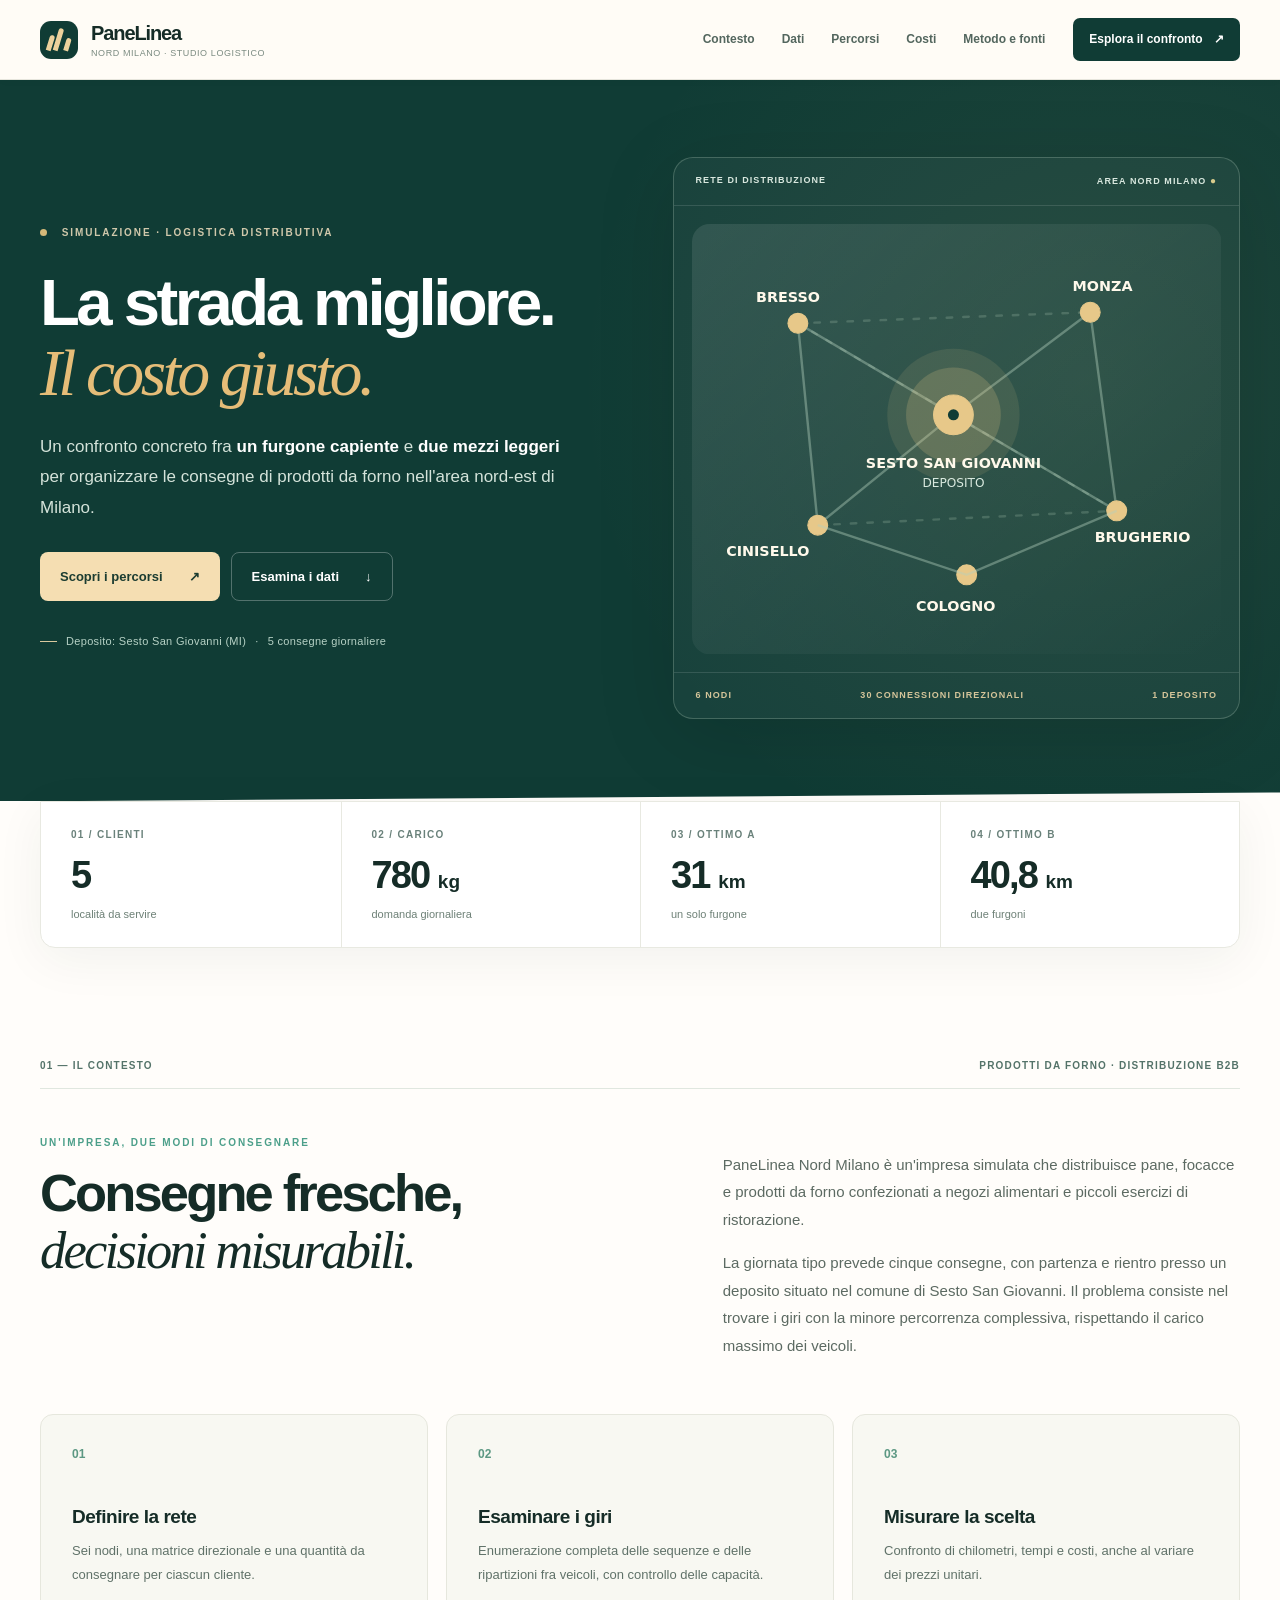
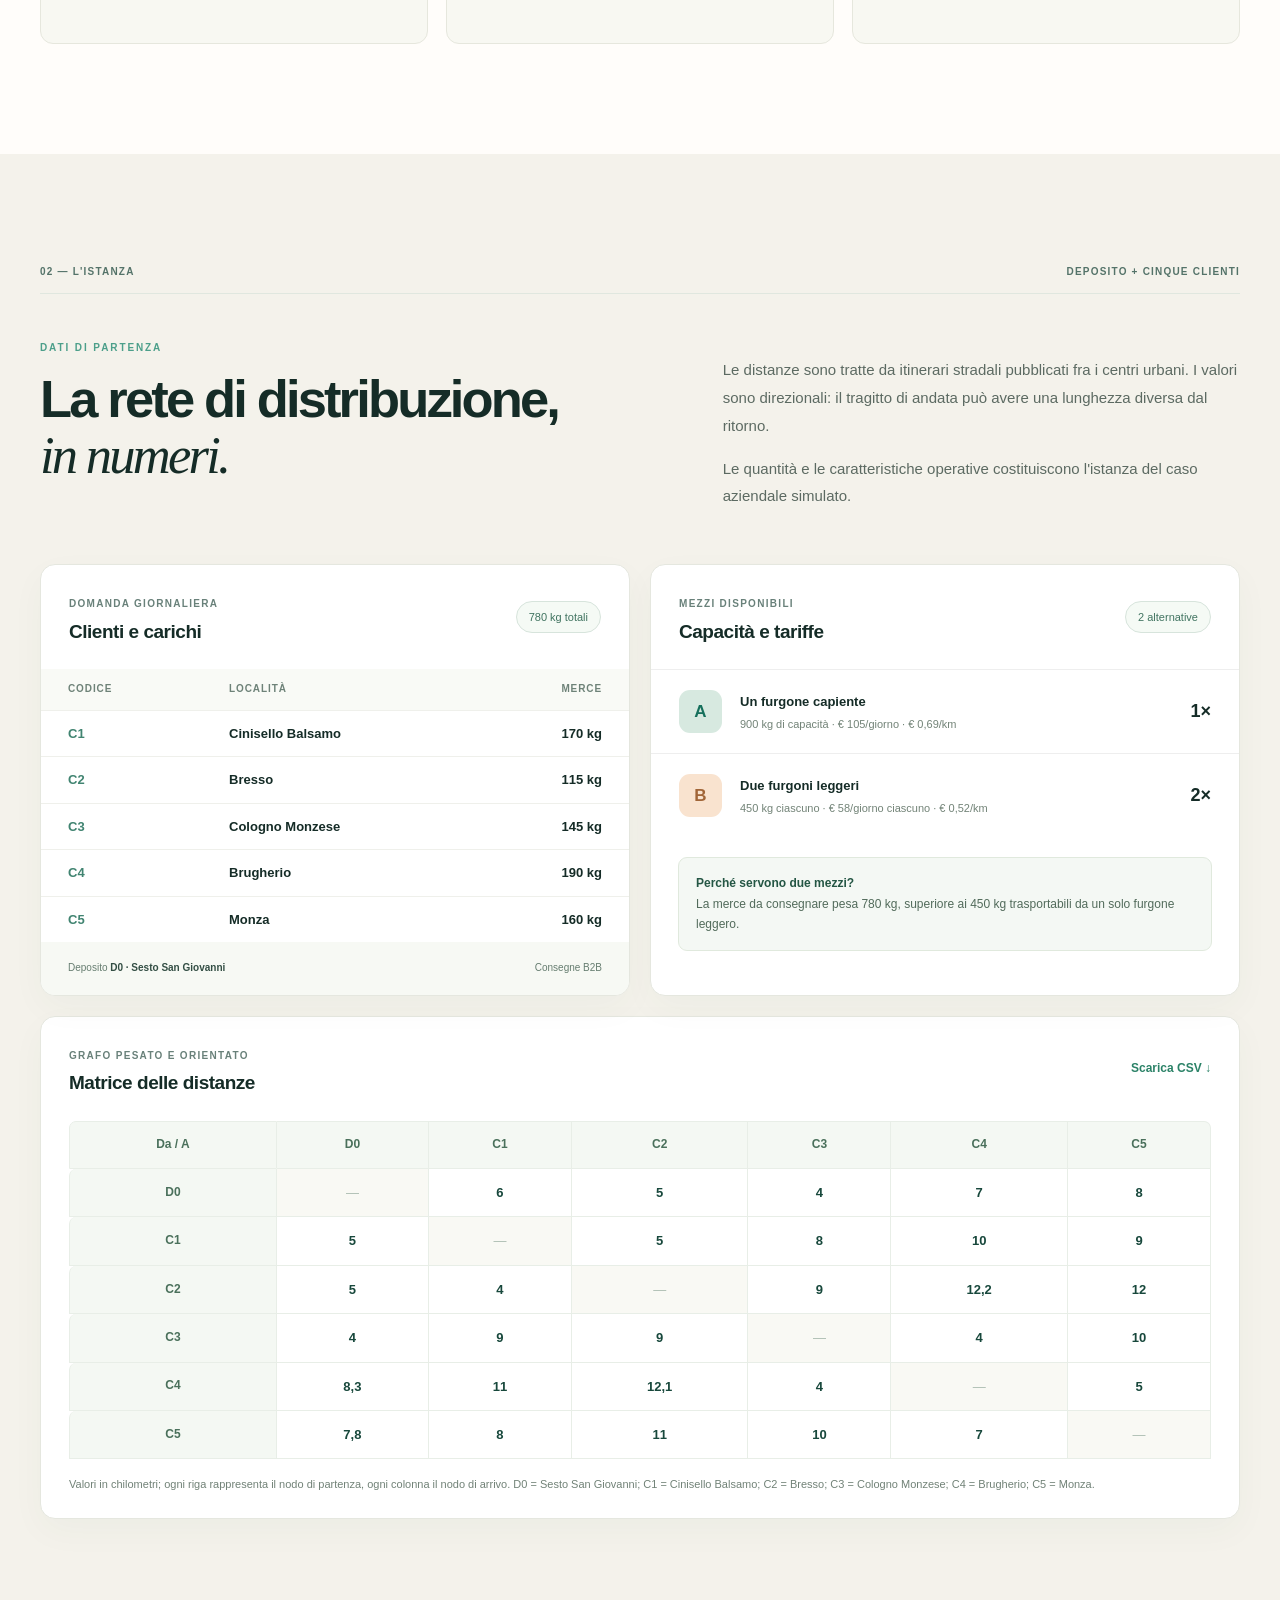
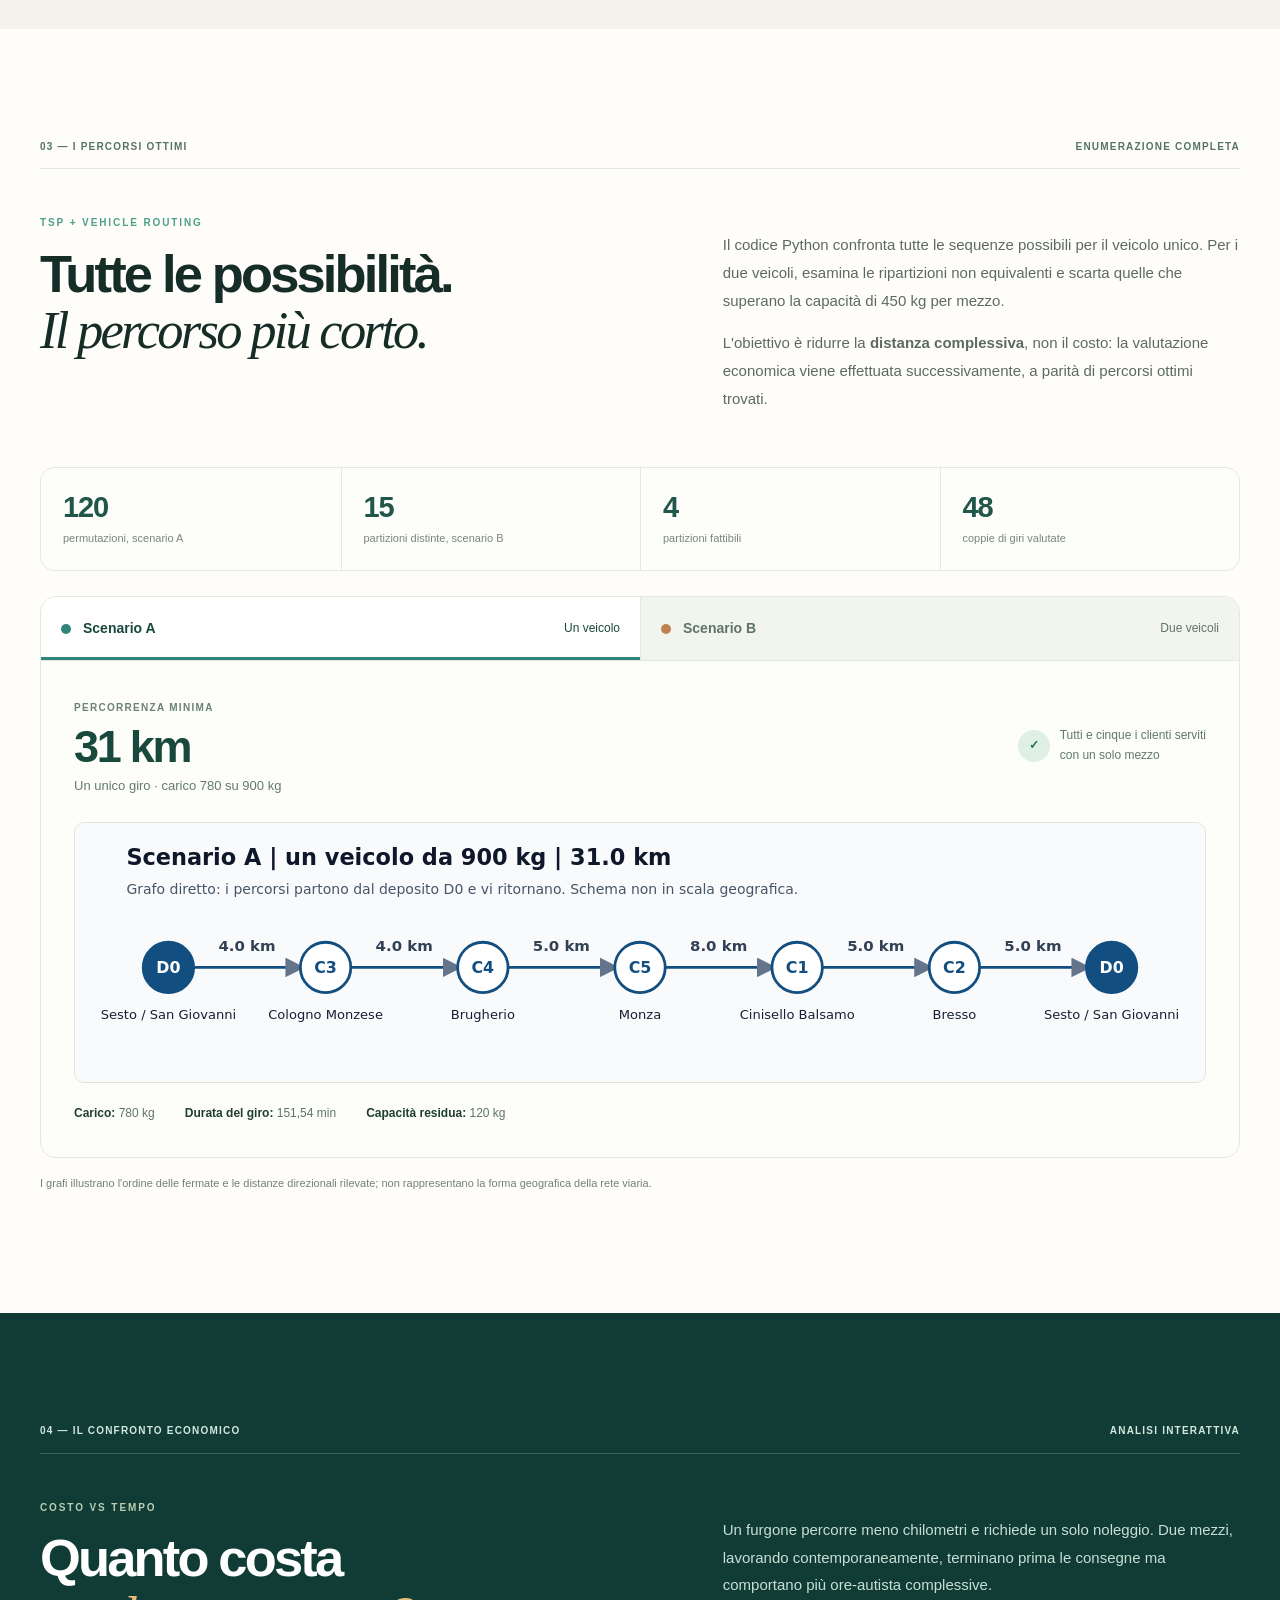
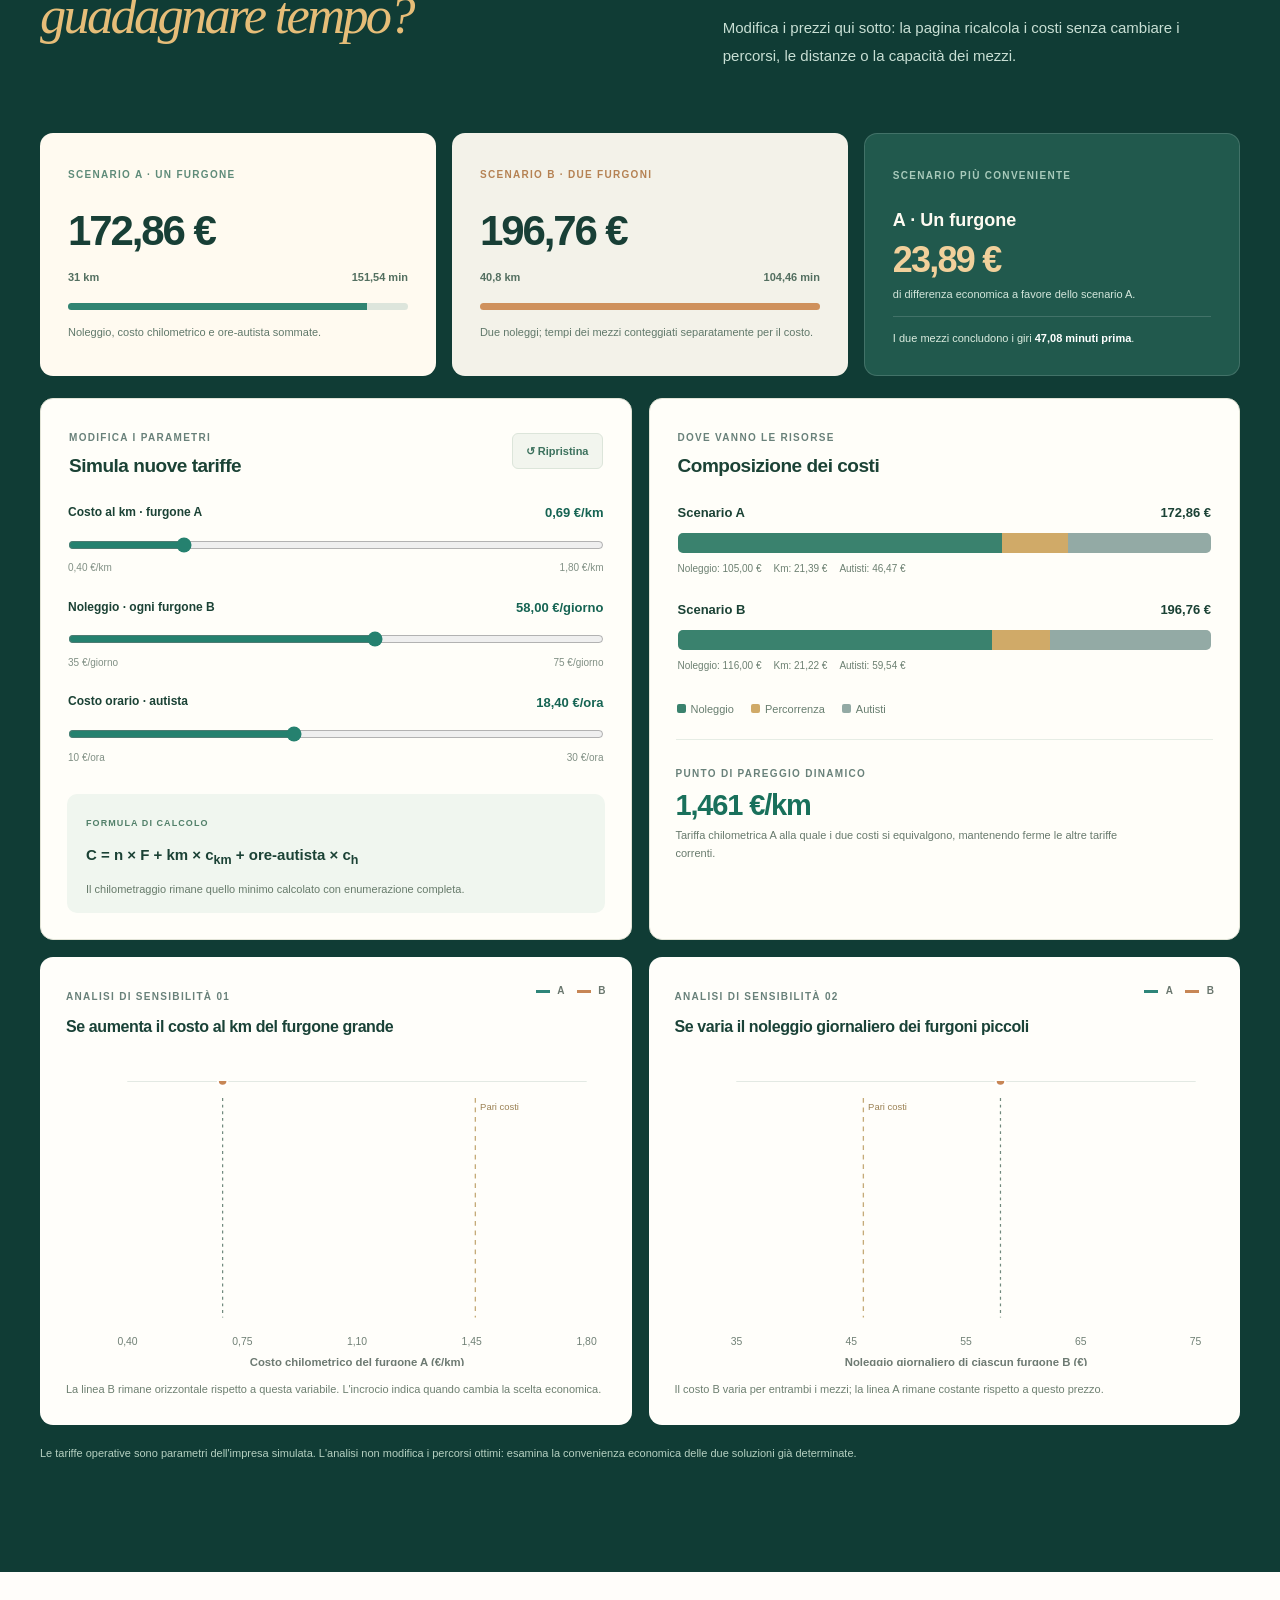
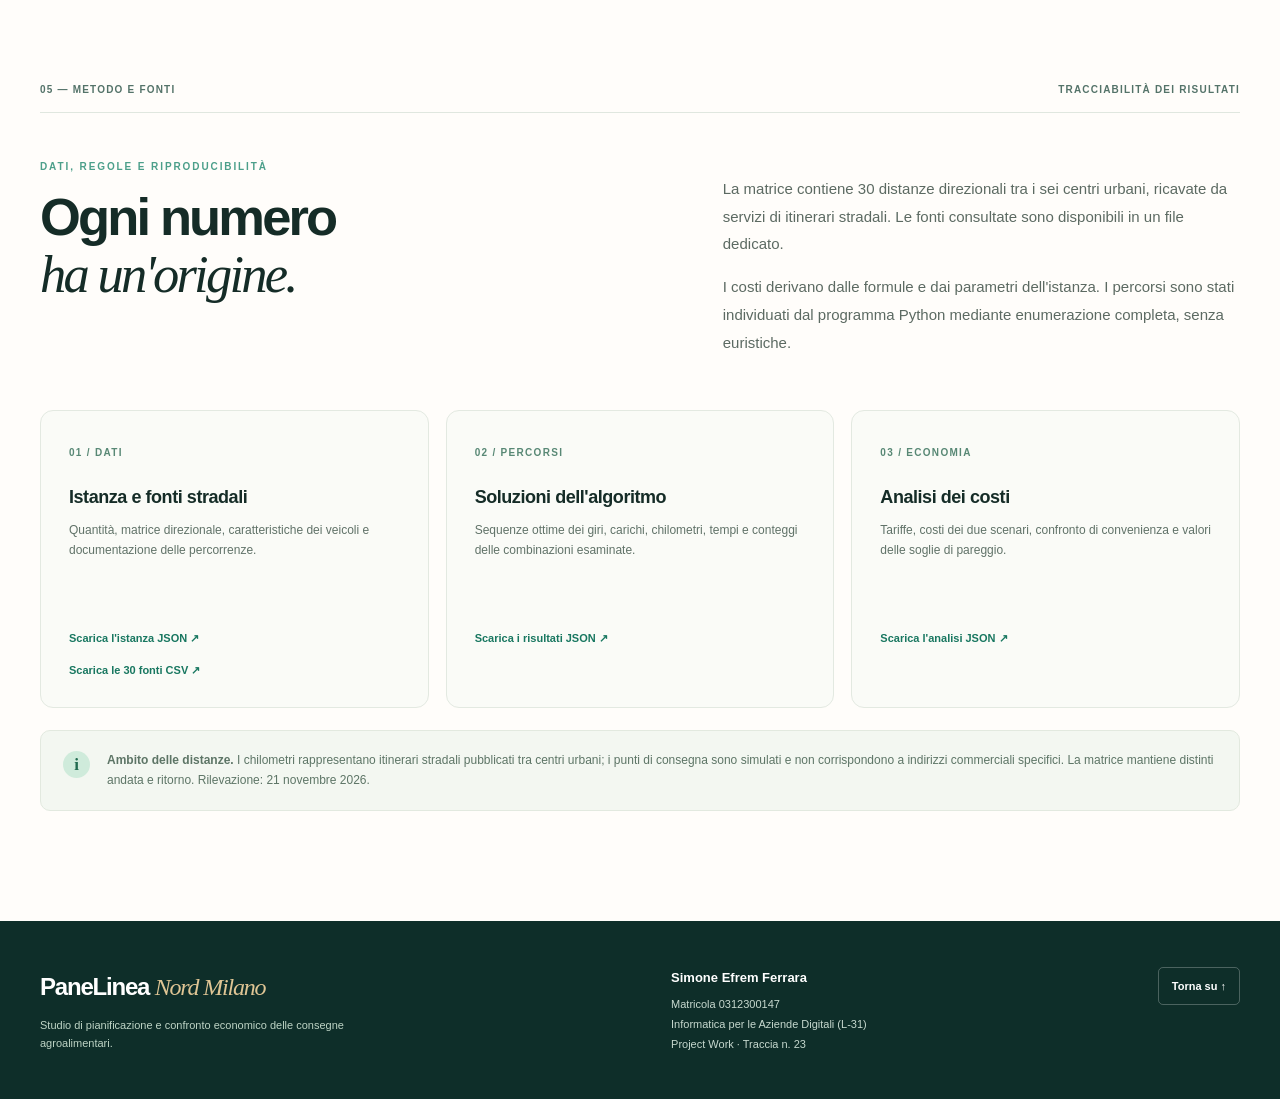
<file: docs/index.html>
<!doctype html>
<html lang="it">
<head>
  <meta charset="utf-8">
  <meta name="viewport" content="width=device-width, initial-scale=1">
  <meta name="theme-color" content="#103c35">
  <meta name="description" content="Pianificazione delle consegne di PaneLinea Nord Milano: percorsi ottimali, matrice stradale e confronto economico tra uno e due furgoni. Progetto di Simone Efrem Ferrara.">
  <title>PaneLinea | Percorsi di consegna e analisi dei costi</title>
  <link rel="stylesheet" href="assets/styles.css">
  <script defer src="assets/project-data.js"></script>
  <script defer src="assets/app.js"></script>
</head>
<body>
  <a class="skip-link" href="#contenuto">Vai al contenuto</a>
  <header class="site-header">
    <div class="shell header-inner">
      <a class="brand" href="#inizio" aria-label="PaneLinea, torna all'inizio">
        <span class="brand-mark" aria-hidden="true"><span></span><span></span><span></span></span>
        <span class="brand-names"><strong>PaneLinea</strong><small>Nord Milano · Studio logistico</small></span>
      </a>
      <nav class="desktop-nav" aria-label="Navigazione principale">
        <a href="#contesto">Contesto</a>
        <a href="#dati">Dati</a>
        <a href="#percorsi">Percorsi</a>
        <a href="#economia">Costi</a>
        <a href="#fonti">Metodo e fonti</a>
      </nav>
      <a class="header-cta" href="#economia">Esplora il confronto <span aria-hidden="true">↗</span></a>
    </div>
  </header>
  <main id="contenuto">
    <section class="hero" id="inizio" aria-labelledby="hero-title">
      <div class="shell hero-grid">
        <div class="hero-copy">
          <div class="eyebrow eyebrow-light"><span class="eyebrow-dot"></span> SIMULAZIONE · LOGISTICA DISTRIBUTIVA</div>
          <h1 id="hero-title">La strada migliore.<br><em>Il costo giusto.</em></h1>
          <p>Un confronto concreto fra <strong>un furgone capiente</strong> e <strong>due mezzi leggeri</strong> per organizzare le consegne di prodotti da forno nell'area nord-est di Milano.</p>
          <div class="hero-actions">
            <a class="button button-sand" href="#percorsi">Scopri i percorsi <span aria-hidden="true">↗</span></a>
            <a class="button button-ghost" href="#dati">Esamina i dati <span aria-hidden="true">↓</span></a>
          </div>
          <div class="hero-note"><span class="small-line"></span> Deposito: Sesto San Giovanni (MI) <span aria-hidden="true">·</span> 5 consegne giornaliere</div>
        </div>
        <div class="hero-visual" aria-label="Schema stilizzato di sei nodi collegati nella rete di distribuzione">
          <div class="visual-head"><span>RETE DI DISTRIBUZIONE</span><span>AREA NORD MILANO <span class="visual-live">●</span></span></div>
          <svg viewBox="0 0 480 390" role="img" aria-labelledby="network-title network-desc" class="network-graphic">
            <title id="network-title">Schema dei sei nodi dello studio</title>
            <desc id="network-desc">Il deposito Sesto San Giovanni è collegato a cinque località: Cinisello Balsamo, Bresso, Cologno Monzese, Brugherio e Monza. Lo schema non è in scala.</desc>
            <defs>
              <linearGradient id="net-bg" x1="0" y1="0" x2="1" y2="1"><stop offset="0" stop-color="#ffffff" stop-opacity=".10"/><stop offset="1" stop-color="#ffffff" stop-opacity="0"/></linearGradient>
            </defs>
            <rect x="0" y="0" width="480" height="390" rx="16" fill="url(#net-bg)"/>
            <g fill="none" stroke="#b4cfbc" stroke-opacity=".42" stroke-width="2.2" stroke-linecap="round">
              <path d="M237 173 L96 90 L114 273 L237 173 L361 80 L385 260 L237 173"/>
              <path d="M96 90 L361 80 M114 273 L385 260 M96 90 L385 260" stroke-dasharray="5 10" stroke-opacity=".22"/>
            </g>
            <circle cx="237" cy="173" r="60" fill="#d6bb81" opacity=".12"/><circle cx="237" cy="173" r="43" fill="#e7c889" opacity=".2"/>
            <g fill="#e7c889" stroke="#e7c889"><circle cx="237" cy="173" r="18"/><circle cx="96" cy="90" r="9"/><circle cx="114" cy="273" r="9"/><circle cx="361" cy="80" r="9"/><circle cx="385" cy="260" r="9"/><circle cx="249" cy="318" r="9"/></g>
            <path d="M114 273 L249 318 L385 260" stroke="#b4cfbc" stroke-opacity=".42" stroke-width="2.2" fill="none"/>
            <circle cx="237" cy="173" r="5" fill="#103c35"/>
            <g font-size="13" font-weight="600" font-family="system-ui, sans-serif" fill="#fff9eb">
              <text x="237" y="221" text-anchor="middle">SESTO SAN GIOVANNI</text><text x="237" y="238" text-anchor="middle" font-weight="400" fill="#d9e9df" font-size="11">DEPOSITO</text>
              <text x="58" y="71">BRESSO</text><text x="31" y="301">CINISELLO</text><text x="345" y="61">MONZA</text><text x="365" y="288">BRUGHERIO</text><text x="203" y="351">COLOGNO</text>
            </g>
          </svg>
          <div class="visual-foot"><span>6 NODI</span><span>30 CONNESSIONI DIREZIONALI</span><span>1 DEPOSITO</span></div>
        </div>
      </div>
      <div class="hero-bottom" aria-hidden="true"></div>
    </section>

    <section class="quick-metrics shell" aria-label="Indicatori principali">
      <div class="metric"><span class="metric-symbol">01 / CLIENTI</span><strong id="metric-clienti">5</strong><small>località da servire</small></div>
      <div class="metric"><span class="metric-symbol">02 / CARICO</span><strong id="metric-kg">780 <span>kg</span></strong><small>domanda giornaliera</small></div>
      <div class="metric"><span class="metric-symbol">03 / OTTIMO A</span><strong id="metric-km-a">31 <span>km</span></strong><small>un solo furgone</small></div>
      <div class="metric"><span class="metric-symbol">04 / OTTIMO B</span><strong id="metric-km-b">40,8 <span>km</span></strong><small>due furgoni</small></div>
    </section>

    <section class="section shell" id="contesto" aria-labelledby="contesto-title">
      <div class="section-topline"><span>01 — IL CONTESTO</span><span>PRODOTTI DA FORNO · DISTRIBUZIONE B2B</span></div>
      <div class="section-title-grid">
        <div><div class="eyebrow">UN'IMPRESA, DUE MODI DI CONSEGNARE</div><h2 id="contesto-title">Consegne fresche,<br><em>decisioni misurabili.</em></h2></div>
        <div class="lead-stack"><p>PaneLinea Nord Milano è un'impresa simulata che distribuisce pane, focacce e prodotti da forno confezionati a negozi alimentari e piccoli esercizi di ristorazione.</p><p>La giornata tipo prevede cinque consegne, con partenza e rientro presso un deposito situato nel comune di Sesto San Giovanni. Il problema consiste nel trovare i giri con la minore percorrenza complessiva, rispettando il carico massimo dei veicoli.</p></div>
      </div>
      <div class="process-tiles">
        <article class="process-card"><div class="tile-icon">01</div><h3>Definire la rete</h3><p>Sei nodi, una matrice direzionale e una quantità da consegnare per ciascun cliente.</p></article>
        <article class="process-card"><div class="tile-icon">02</div><h3>Esaminare i giri</h3><p>Enumerazione completa delle sequenze e delle ripartizioni fra veicoli, con controllo delle capacità.</p></article>
        <article class="process-card"><div class="tile-icon">03</div><h3>Misurare la scelta</h3><p>Confronto di chilometri, tempi e costi, anche al variare dei prezzi unitari.</p></article>
      </div>
    </section>

    <section class="section section-cream" id="dati" aria-labelledby="dati-title">
      <div class="shell">
        <div class="section-topline"><span>02 — L'ISTANZA</span><span>DEPOSITO + CINQUE CLIENTI</span></div>
        <div class="section-title-grid">
          <div><div class="eyebrow">DATI DI PARTENZA</div><h2 id="dati-title">La rete di distribuzione,<br><em>in numeri.</em></h2></div>
          <div class="lead-stack"><p>Le distanze sono tratte da itinerari stradali pubblicati fra i centri urbani. I valori sono direzionali: il tragitto di andata può avere una lunghezza diversa dal ritorno.</p><p>Le quantità e le caratteristiche operative costituiscono l'istanza del caso aziendale simulato.</p></div>
        </div>
        <div class="data-panels">
          <article class="data-panel">
            <div class="panel-heading"><div><span class="kicker">DOMANDA GIORNALIERA</span><h3>Clienti e carichi</h3></div><span class="pill">780 kg totali</span></div>
            <div class="table-wrap"><table class="data-table"><thead><tr><th>Codice</th><th>Località</th><th class="align-right">Merce</th></tr></thead><tbody id="client-table"></tbody></table></div>
            <div class="panel-foot"><span>Deposito <strong>D0 · Sesto San Giovanni</strong></span><span>Consegne B2B</span></div>
          </article>
          <article class="data-panel">
            <div class="panel-heading"><div><span class="kicker">MEZZI DISPONIBILI</span><h3>Capacità e tariffe</h3></div><span class="pill">2 alternative</span></div>
            <div class="vehicle-card"><div class="vehicle-index vehicle-a">A</div><div><h4>Un furgone capiente</h4><p>900 kg di capacità · € 105/giorno · € 0,69/km</p></div><strong>1×</strong></div>
            <div class="vehicle-card"><div class="vehicle-index vehicle-b">B</div><div><h4>Due furgoni leggeri</h4><p>450 kg ciascuno · € 58/giorno ciascuno · € 0,52/km</p></div><strong>2×</strong></div>
            <div class="data-callout"><strong>Perché servono due mezzi?</strong><br>La merce da consegnare pesa 780 kg, superiore ai 450 kg trasportabili da un solo furgone leggero.</div>
          </article>
        </div>
        <div class="matrix-panel">
          <div class="panel-heading"><div><span class="kicker">GRAFO PESATO E ORIENTATO</span><h3>Matrice delle distanze</h3></div><a class="subtle-link" href="dati/matrice_distanze_direzionale_km.csv" download>Scarica CSV <span aria-hidden="true">↓</span></a></div>
          <div class="table-wrap"><table class="matrix-table" aria-label="Matrice direzionale delle distanze stradali in chilometri"><thead id="matrix-head"></thead><tbody id="matrix-body"></tbody></table></div>
          <p class="matrix-caption">Valori in chilometri; ogni riga rappresenta il nodo di partenza, ogni colonna il nodo di arrivo. D0 = Sesto San Giovanni; C1 = Cinisello Balsamo; C2 = Bresso; C3 = Cologno Monzese; C4 = Brugherio; C5 = Monza.</p>
        </div>
      </div>
    </section>

    <section class="section shell" id="percorsi" aria-labelledby="percorsi-title">
      <div class="section-topline"><span>03 — I PERCORSI OTTIMI</span><span>ENUMERAZIONE COMPLETA</span></div>
      <div class="section-title-grid">
        <div><div class="eyebrow">TSP + VEHICLE ROUTING</div><h2 id="percorsi-title">Tutte le possibilità.<br><em>Il percorso più corto.</em></h2></div>
        <div class="lead-stack"><p>Il codice Python confronta tutte le sequenze possibili per il veicolo unico. Per i due veicoli, esamina le ripartizioni non equivalenti e scarta quelle che superano la capacità di 450 kg per mezzo.</p><p>L'obiettivo è ridurre la <strong>distanza complessiva</strong>, non il costo: la valutazione economica viene effettuata successivamente, a parità di percorsi ottimi trovati.</p></div>
      </div>
      <div class="search-summary" aria-label="Statistiche di enumerazione"><div><strong>120</strong><span>permutazioni, scenario A</span></div><div><strong>15</strong><span>partizioni distinte, scenario B</span></div><div><strong>4</strong><span>partizioni fattibili</span></div><div><strong>48</strong><span>coppie di giri valutate</span></div></div>
      <div class="routes-box">
        <div class="route-switch" role="group" aria-label="Seleziona lo scenario dei percorsi">
          <button class="route-tab is-active" type="button" data-route="a" aria-pressed="true"><span class="tab-dot dot-a"></span> Scenario A <small>Un veicolo</small></button>
          <button class="route-tab" type="button" data-route="b" aria-pressed="false"><span class="tab-dot dot-b"></span> Scenario B <small>Due veicoli</small></button>
        </div>
        <section class="route-content" id="route-panel-a" aria-label="Percorso scenario A">
          <div class="route-overview"><div><span class="kicker">PERCORRENZA MINIMA</span><strong>31 km</strong><p>Un unico giro · carico 780 su 900 kg</p></div><div class="route-badge"><span class="circle-icon">✓</span><span>Tutti e cinque i clienti serviti<br>con un solo mezzo</span></div></div>
          <div class="route-image-frame"><img src="assets/grafo-a.svg" width="1210" height="278" alt="Grafo orientato dello scenario A: Sesto San Giovanni, Cologno Monzese, Brugherio, Monza, Cinisello Balsamo, Bresso e ritorno a Sesto San Giovanni, totale 31 chilometri." loading="lazy"></div>
          <div class="route-details"><span><strong>Carico:</strong> 780 kg</span><span><strong>Durata del giro:</strong> 151,54 min</span><span><strong>Capacità residua:</strong> 120 kg</span></div>
        </section>
        <section class="route-content" id="route-panel-b" aria-label="Percorsi scenario B" hidden>
          <div class="route-overview"><div><span class="kicker">PERCORRENZA TOTALE</span><strong>40,8 km</strong><p>Due giri simultanei · 430 kg + 350 kg</p></div><div class="route-badge"><span class="circle-icon">✓</span><span>Entrambi i mezzi sotto<br>il limite di 450 kg</span></div></div>
          <div class="route-image-frame"><img src="assets/grafo-b.svg" width="1210" height="509" alt="Grafo scenario B: mezzo 1, Sesto San Giovanni, Bresso, Cinisello Balsamo, Cologno Monzese e ritorno, 21 chilometri; mezzo 2, Sesto San Giovanni, Brugherio, Monza e ritorno, 19,8 chilometri." loading="lazy"></div>
          <div class="route-details"><span><strong>Mezzo 1:</strong> 21 km · 430 kg</span><span><strong>Mezzo 2:</strong> 19,8 km · 350 kg</span><span><strong>Fine di entrambi i giri:</strong> 104,46 min</span></div>
        </section>
      </div>
      <p class="footnote">I grafi illustrano l'ordine delle fermate e le distanze direzionali rilevate; non rappresentano la forma geografica della rete viaria.</p>
    </section>

    <section class="section section-dark" id="economia" aria-labelledby="economia-title">
      <div class="shell">
        <div class="section-topline section-topline-light"><span>04 — IL CONFRONTO ECONOMICO</span><span>ANALISI INTERATTIVA</span></div>
        <div class="section-title-grid">
          <div><div class="eyebrow eyebrow-light">COSTO VS TEMPO</div><h2 id="economia-title">Quanto costa<br><em>guadagnare tempo?</em></h2></div>
          <div class="lead-stack"><p>Un furgone percorre meno chilometri e richiede un solo noleggio. Due mezzi, lavorando contemporaneamente, terminano prima le consegne ma comportano più ore-autista complessive.</p><p>Modifica i prezzi qui sotto: la pagina ricalcola i costi senza cambiare i percorsi, le distanze o la capacità dei mezzi.</p></div>
        </div>
        <div class="decision-grid">
          <article class="result-card result-card-a"><span class="kicker">SCENARIO A · UN FURGONE</span><div class="result-main" id="total-a">€ 172,86</div><div class="result-sub"><span>31 km</span><span>151,54 min</span></div><div class="result-track"><div id="progress-a" style="width:88%"></div></div><p>Noleggio, costo chilometrico e ore-autista sommate.</p></article>
          <article class="result-card result-card-b"><span class="kicker">SCENARIO B · DUE FURGONI</span><div class="result-main" id="total-b">€ 196,76</div><div class="result-sub"><span>40,8 km</span><span>104,46 min</span></div><div class="result-track"><div id="progress-b" style="width:100%"></div></div><p>Due noleggi; tempi dei mezzi conteggiati separatamente per il costo.</p></article>
          <article class="result-insight" aria-live="polite"><span class="kicker">SCENARIO PIÙ CONVENIENTE</span><strong id="winner-label">A · Un furgone</strong><span class="insight-number" id="winner-saving">€ 23,89</span><p id="winner-copy">di differenza economica a favore del furgone unico.</p><div class="insight-time">I due mezzi concludono i giri <strong>47,08 minuti prima</strong>.</div></article>
        </div>
        <div class="analysis-layout">
          <article class="control-panel">
            <div class="panel-heading"><div><span class="kicker">MODIFICA I PARAMETRI</span><h3>Simula nuove tariffe</h3></div><button type="button" id="reset-prices" class="reset-button">↺ Ripristina</button></div>
            <div class="range-item"><div class="range-top"><label for="tariff-a">Costo al km · furgone A</label><output id="val-a" for="tariff-a">0,69 €/km</output></div><input type="range" id="tariff-a" min="0.40" max="1.80" step="0.01" value="0.69"><div class="range-limits"><span>0,40 €/km</span><span>1,80 €/km</span></div></div>
            <div class="range-item"><div class="range-top"><label for="rent-b">Noleggio · ogni furgone B</label><output id="val-b" for="rent-b">58,00 €/giorno</output></div><input type="range" id="rent-b" min="35" max="75" step="0.50" value="58"><div class="range-limits"><span>35 €/giorno</span><span>75 €/giorno</span></div></div>
            <div class="range-item"><div class="range-top"><label for="wage">Costo orario · autista</label><output id="val-w" for="wage">18,40 €/ora</output></div><input type="range" id="wage" min="10" max="30" step="0.20" value="18.40"><div class="range-limits"><span>10 €/ora</span><span>30 €/ora</span></div></div>
            <div class="formula-block"><span>FORMULA DI CALCOLO</span><div>C = n × F + km × c<sub>km</sub> + ore-autista × c<sub>h</sub></div><p>Il chilometraggio rimane quello minimo calcolato con enumerazione completa.</p></div>
          </article>
          <article class="control-panel" aria-label="Ripartizione dinamica dei costi"><div class="panel-heading"><div><span class="kicker">DOVE VANNO LE RISORSE</span><h3>Composizione dei costi</h3></div></div>
            <div id="cost-breakdown" class="breakdown"></div>
            <div class="legend"><span><i class="legend-dot legend-rent"></i>Noleggio</span><span><i class="legend-dot legend-km"></i>Percorrenza</span><span><i class="legend-dot legend-wage"></i>Autisti</span></div>
            <div class="threshold-card"><span class="kicker">PUNTO DI PAREGGIO DINAMICO</span><strong id="breakeven-km">1,461 €/km</strong><p>Tariffa chilometrica A alla quale i due costi si equivalgono, mantenendo ferme le altre tariffe correnti.</p></div>
          </article>
        </div>
        <div class="charts-layout">
          <article class="chart-card"><div class="chart-card-top"><div><span class="kicker">ANALISI DI SENSIBILITÀ 01</span><h3>Se aumenta il costo al km del furgone grande</h3></div><div class="chart-legend"><span><i class="line-token token-a"></i> A</span><span><i class="line-token token-b"></i> B</span></div></div><div id="chart-a" class="chart-slot" role="img" aria-label="Grafico dei costi A e B al variare del costo al chilometro del furgone grande."></div><p>La linea B rimane orizzontale rispetto a questa variabile. L'incrocio indica quando cambia la scelta economica.</p></article>
          <article class="chart-card"><div class="chart-card-top"><div><span class="kicker">ANALISI DI SENSIBILITÀ 02</span><h3>Se varia il noleggio giornaliero dei furgoni piccoli</h3></div><div class="chart-legend"><span><i class="line-token token-a"></i> A</span><span><i class="line-token token-b"></i> B</span></div></div><div id="chart-b" class="chart-slot" role="img" aria-label="Grafico dei costi A e B al variare del noleggio unitario dei furgoni piccoli."></div><p>Il costo B varia per entrambi i mezzi; la linea A rimane costante rispetto a questo prezzo.</p></article>
        </div>
        <p class="dark-note">Le tariffe operative sono parametri dell'impresa simulata. L'analisi non modifica i percorsi ottimi: esamina la convenienza economica delle due soluzioni già determinate.</p>
      </div>
    </section>

    <section class="section shell" id="fonti" aria-labelledby="fonti-title">
      <div class="section-topline"><span>05 — METODO E FONTI</span><span>TRACCIABILITÀ DEI RISULTATI</span></div>
      <div class="section-title-grid"><div><div class="eyebrow">DATI, REGOLE E RIPRODUCIBILITÀ</div><h2 id="fonti-title">Ogni numero<br><em>ha un'origine.</em></h2></div><div class="lead-stack"><p>La matrice contiene 30 distanze direzionali tra i sei centri urbani, ricavate da servizi di itinerari stradali. Le fonti consultate sono disponibili in un file dedicato.</p><p>I costi derivano dalle formule e dai parametri dell'istanza. I percorsi sono stati individuati dal programma Python mediante enumerazione completa, senza euristiche.</p></div></div>
      <div class="source-tiles">
        <article><span>01 / DATI</span><h3>Istanza e fonti stradali</h3><p>Quantità, matrice direzionale, caratteristiche dei veicoli e documentazione delle percorrenze.</p><a href="dati/istanza_ferrara.json" download>Scarica l'istanza JSON <span aria-hidden="true">↗</span></a><a href="dati/fonti_distanze_direzionali.csv" download>Scarica le 30 fonti CSV <span aria-hidden="true">↗</span></a></article>
        <article><span>02 / PERCORSI</span><h3>Soluzioni dell'algoritmo</h3><p>Sequenze ottime dei giri, carichi, chilometri, tempi e conteggi delle combinazioni esaminate.</p><a href="dati/soluzioni_ottime.json" download>Scarica i risultati JSON <span aria-hidden="true">↗</span></a></article>
        <article><span>03 / ECONOMIA</span><h3>Analisi dei costi</h3><p>Tariffe, costi dei due scenari, confronto di convenienza e valori delle soglie di pareggio.</p><a href="dati/analisi_economica.json" download>Scarica l'analisi JSON <span aria-hidden="true">↗</span></a></article>
      </div>
      <div class="method-strip"><span class="method-icon">i</span><p><strong>Ambito delle distanze.</strong> I chilometri rappresentano itinerari stradali pubblicati tra centri urbani; i punti di consegna sono simulati e non corrispondono a indirizzi commerciali specifici. La matrice mantiene distinti andata e ritorno. Rilevazione: 21 novembre 2026.</p></div>
    </section>
  </main>
  <footer class="site-footer"><div class="shell footer-inner"><div><div class="footer-brand">PaneLinea <span>Nord Milano</span></div><p>Studio di pianificazione e confronto economico delle consegne agroalimentari.</p></div><div class="footer-meta"><strong>Simone Efrem Ferrara</strong><span>Matricola 0312300147</span><span>Informatica per le Aziende Digitali (L-31)</span><span>Project Work · Traccia n. 23</span></div><a href="#inizio" class="back-top">Torna su ↑</a></div></footer>
</body>
</html>
</file>
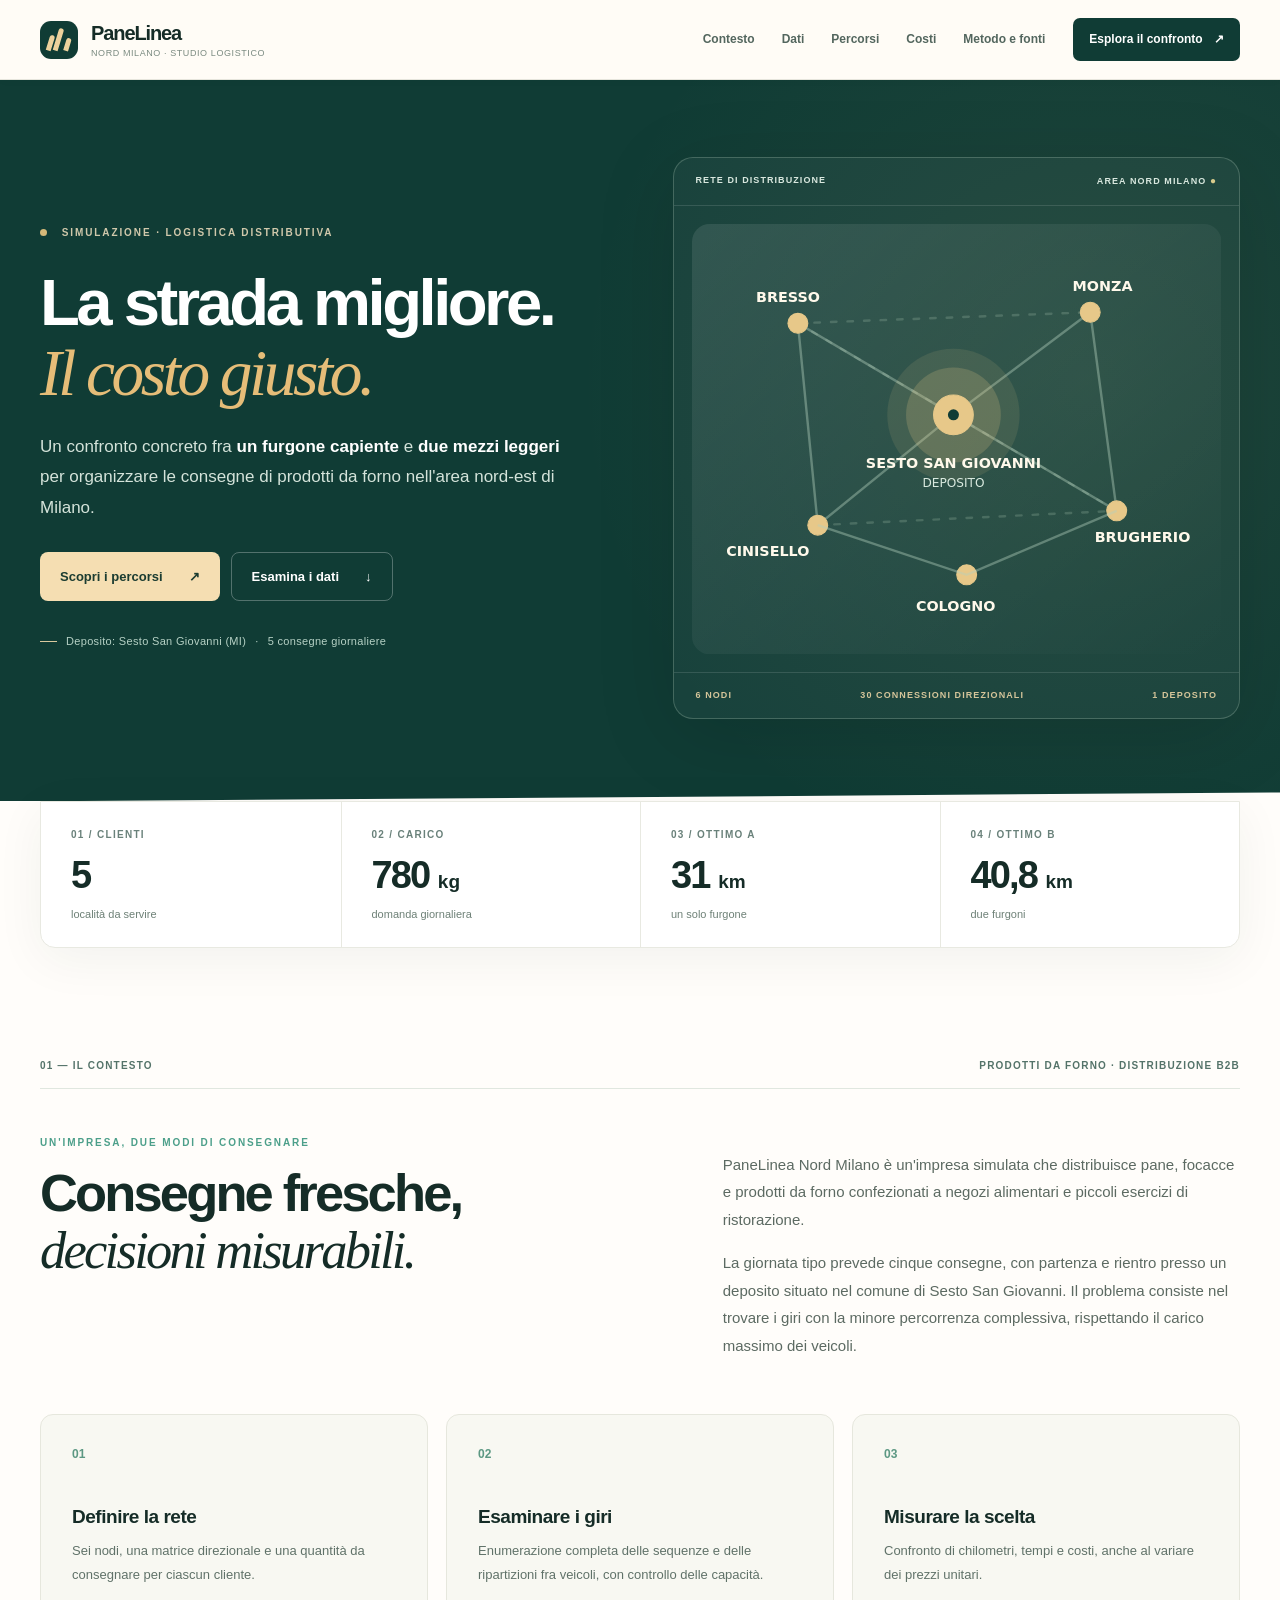
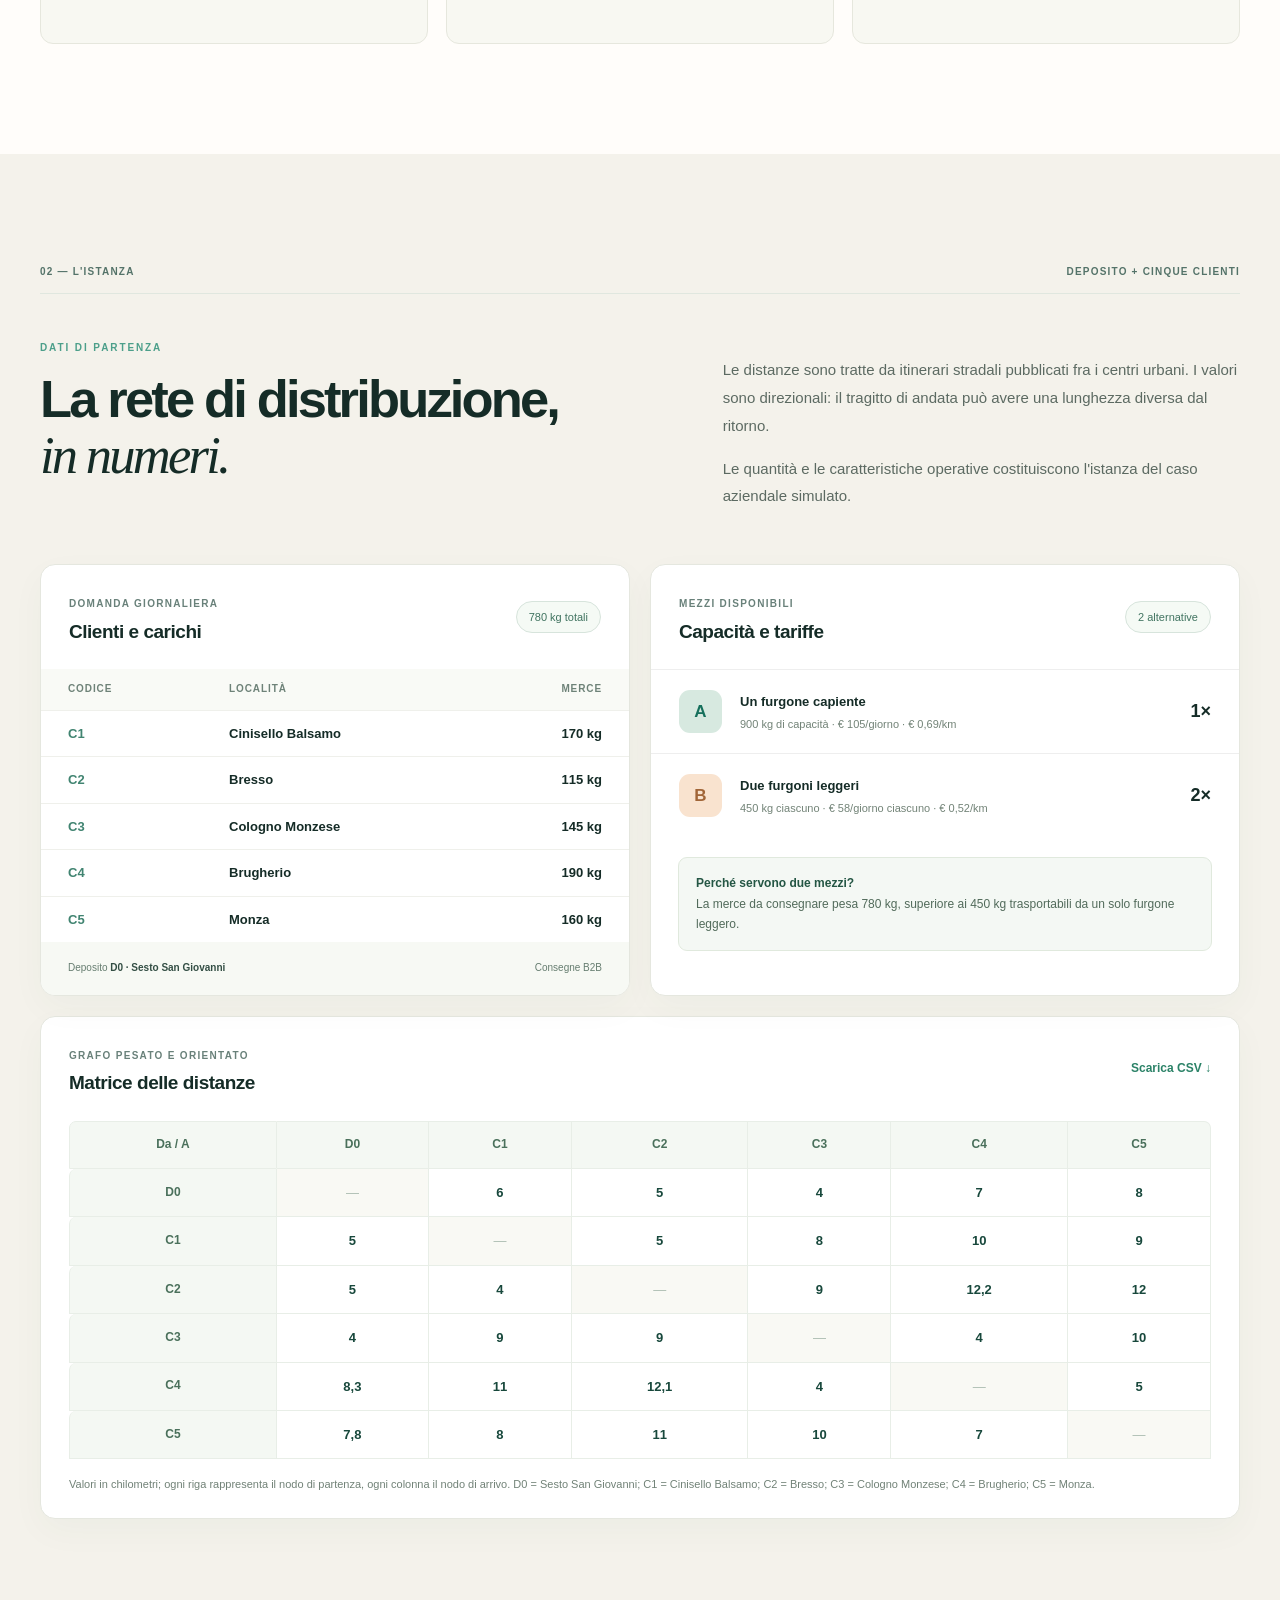
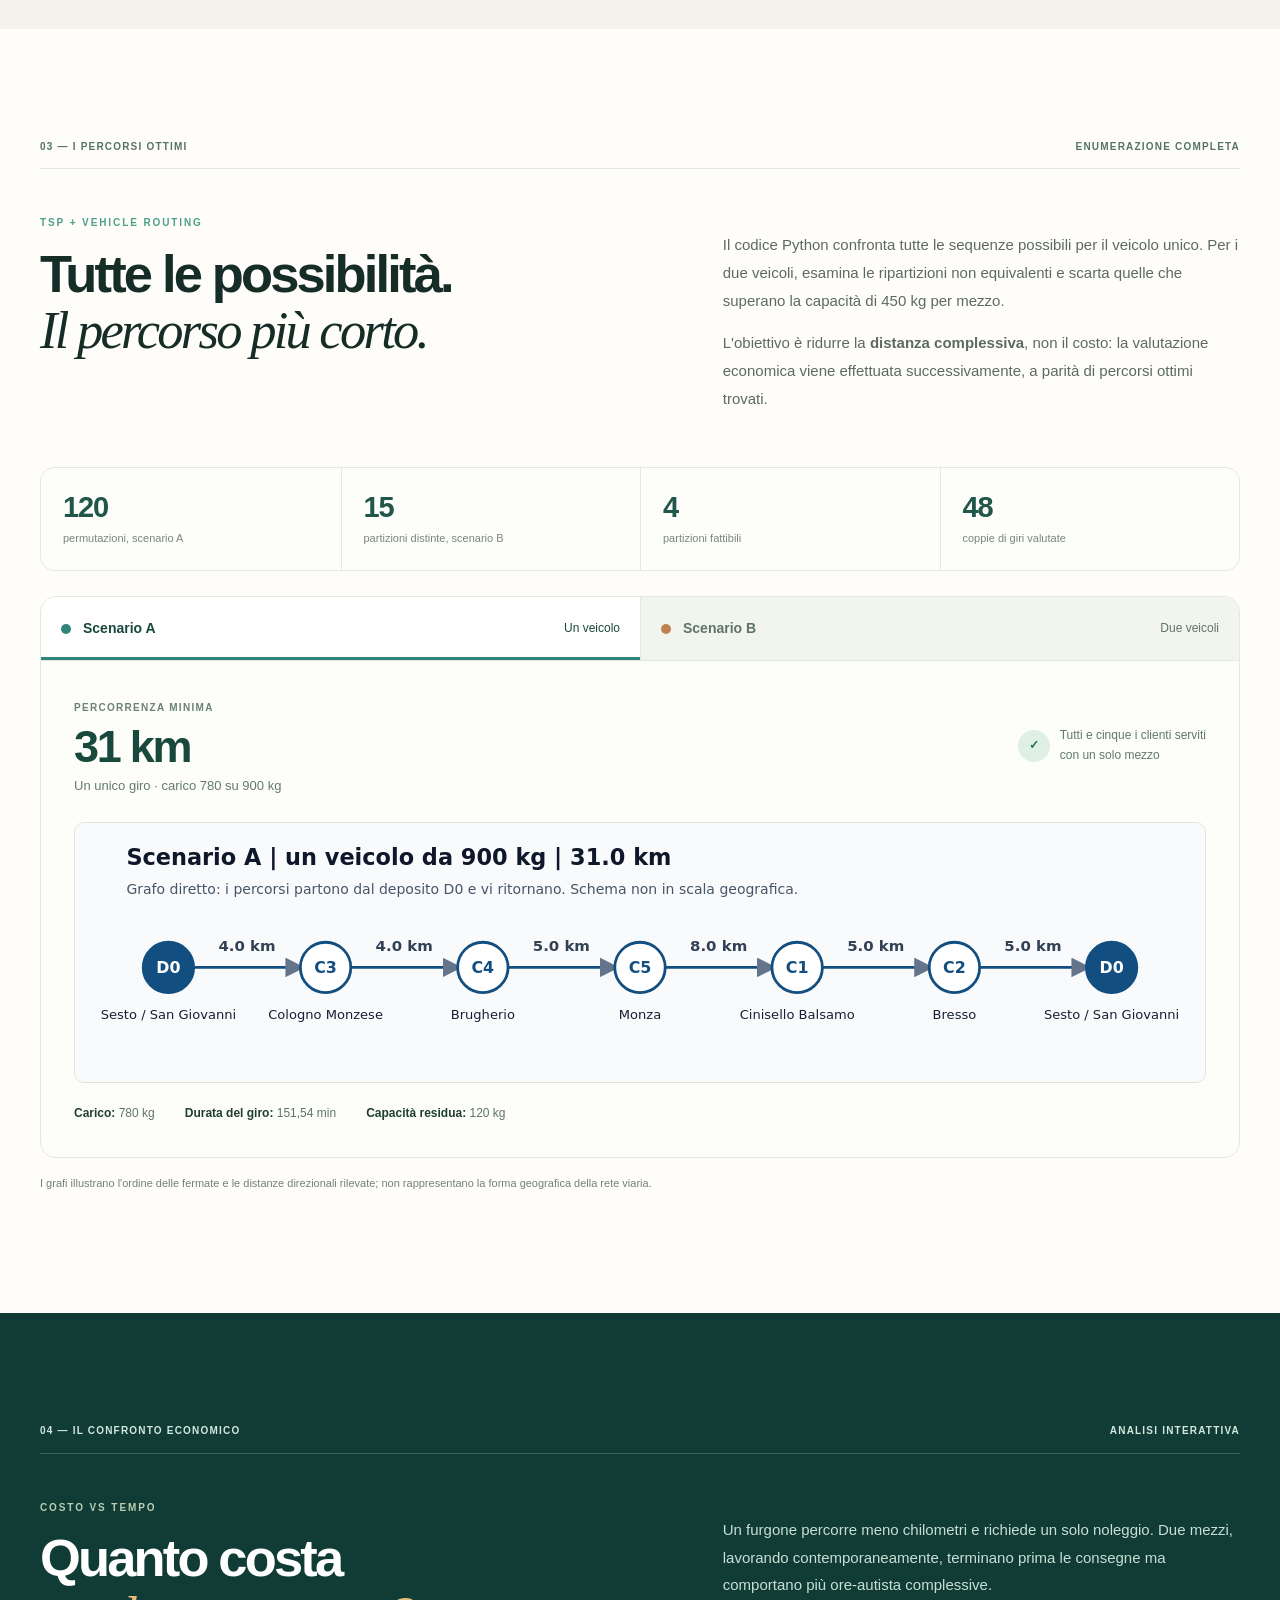
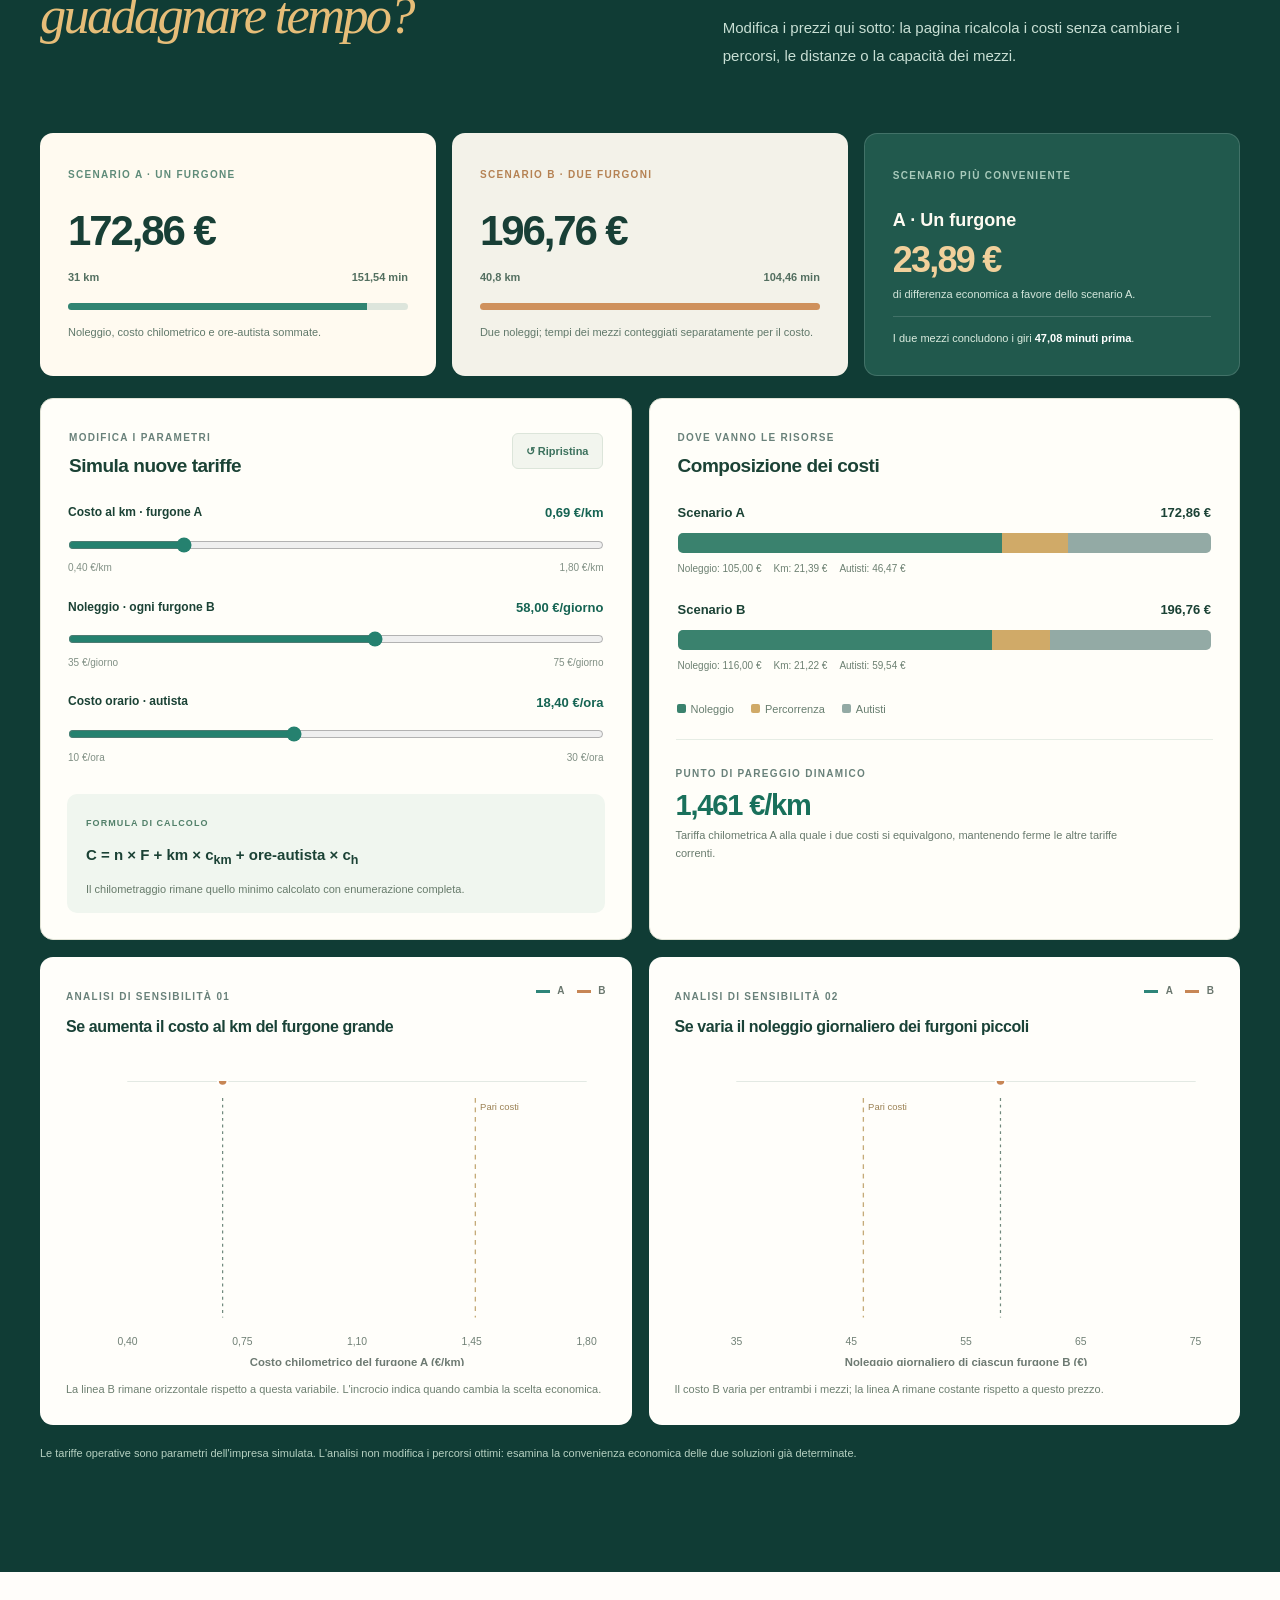
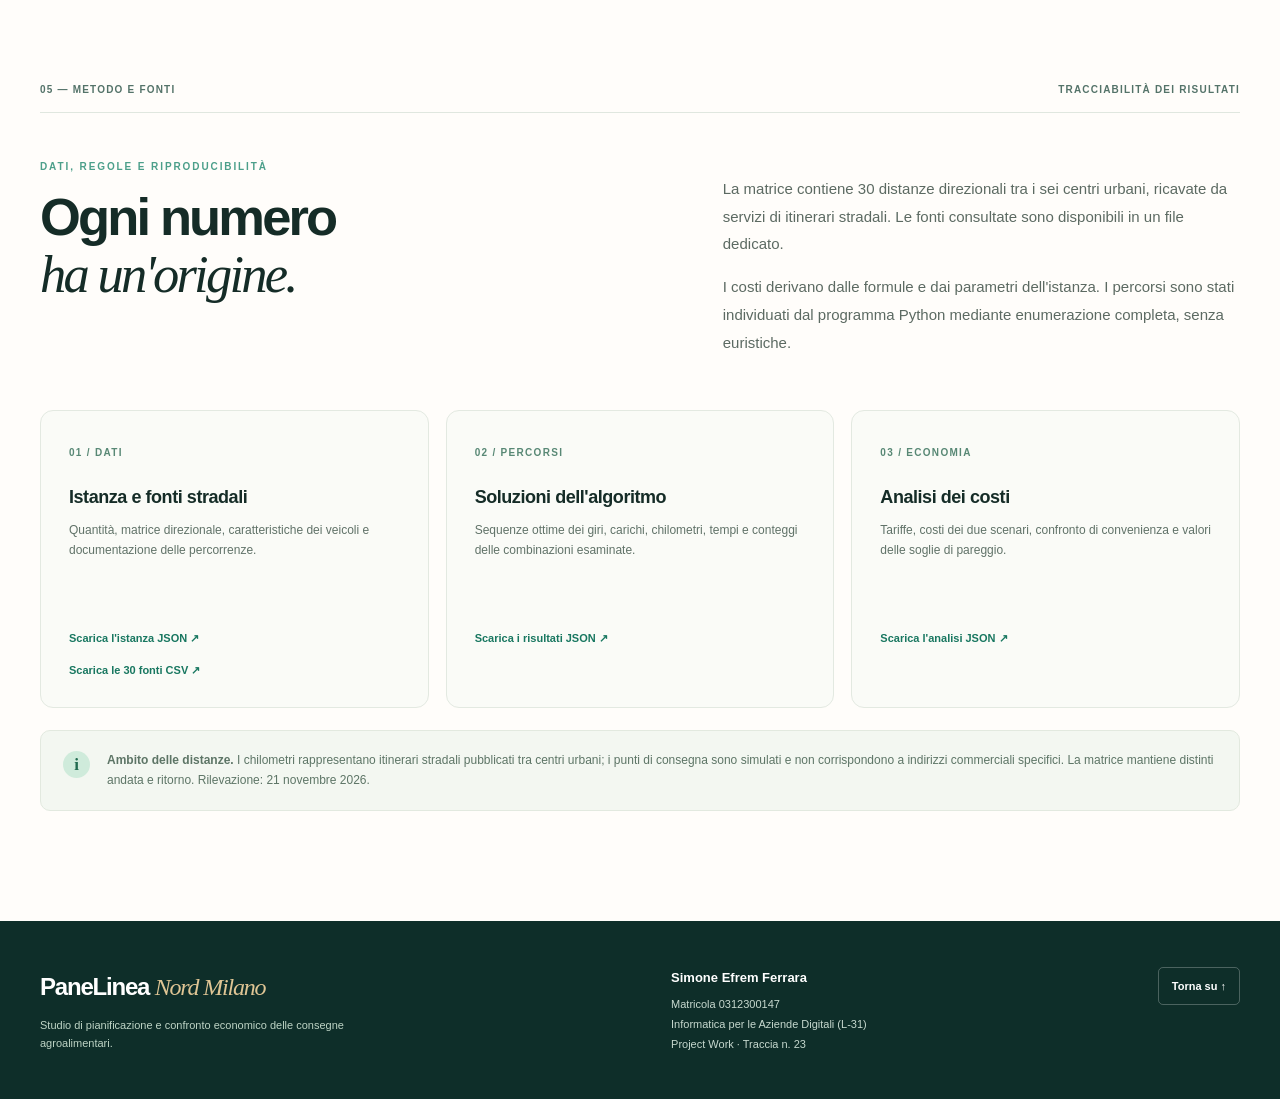
<file: Sito_Offline_Apri_Questo.html>
<!doctype html>
<html lang="it">
<head>
  <meta charset="utf-8">
  <meta name="viewport" content="width=device-width, initial-scale=1">
  <meta name="theme-color" content="#103c35">
  <meta name="description" content="Pianificazione delle consegne di PaneLinea Nord Milano: percorsi ottimali, matrice stradale e confronto economico tra uno e due furgoni. Progetto di Simone Efrem Ferrara.">
  <title>PaneLinea | Percorsi di consegna e analisi dei costi</title>
  <style>
:root { --forest:#103c35;--forest2:#174f45;--ink:#152c27;--ink2:#52655d;--cream:#f7f6f0;--warm:#eee9dd;--paper:#fffdfa;--border:#e5e6df;--gold:#e6bd78;--a:#2e8579;--b:#d18e58;--soft-a:#d8e9e2;--soft-b:#fae3ce;--radius:16px;--shadow:0 12px 50px rgba(9,52,43,.055)}
*{box-sizing:border-box}html{scroll-behavior:smooth}body{margin:0;background:var(--paper);color:var(--ink);font-family:Inter,"Segoe UI",Arial,Helvetica,sans-serif;font-size:15px;line-height:1.65;-webkit-font-smoothing:antialiased}a{color:inherit}button,input{font:inherit}button{cursor:pointer}img{display:block;max-width:100%}h1,h2,h3,h4,p{margin-top:0}h1,h2{letter-spacing:-.054em;line-height:1.08}h1 em,h2 em{font-family:Georgia,"Times New Roman",serif;font-weight:400;letter-spacing:-.052em}h2{font-size:clamp(37px,4.1vw,60px);font-weight:740;margin:14px 0 0}h3{font-size:20px;letter-spacing:-.025em;line-height:1.3;margin-bottom:10px}.shell{width:min(1200px,calc(100% - 64px));margin-inline:auto}.skip-link{position:absolute;left:15px;top:-100px;background:white;padding:12px;z-index:100;color:black}.skip-link:focus{top:10px}.site-header{background:#fffcf6;border-bottom:1px solid #e6e5dc;position:sticky;top:0;z-index:80;box-shadow:0 1px 10px rgba(15,52,43,.025)}.header-inner{height:79px;display:flex;align-items:center;gap:28px}.brand{display:flex;align-items:center;gap:13px;text-decoration:none;flex-shrink:0}.brand-mark{position:relative;width:38px;height:38px;background:var(--forest);border-radius:11px;overflow:hidden;display:flex;align-items:flex-end;gap:3px;padding:8px}.brand-mark span{height:16px;width:6px;background:#edd19c;border-radius:5px 5px 0 0;transform:rotate(17deg)}.brand-mark span:nth-child(2){height:23px}.brand-mark span:nth-child(3){height:13px}.brand-names{display:flex;flex-direction:column;line-height:1.2}.brand-names strong{font-size:20px;letter-spacing:-.055em}.brand-names small{font-size:9px;letter-spacing:.065em;color:#7a8a80;text-transform:uppercase;margin-top:3px}.desktop-nav{margin-left:auto;display:flex;gap:27px;align-items:center}.desktop-nav a{text-decoration:none;font-size:12px;font-weight:700;color:#53665e;transition:color .2s}.desktop-nav a:hover,.desktop-nav a:focus-visible{color:#0b6d5b}.header-cta{background:var(--forest);color:#fff;text-decoration:none;border-radius:7px;padding:12px 16px;font-size:12px;white-space:nowrap;font-weight:740}.header-cta span{margin-left:8px}.header-cta:hover{background:#196053}.hero{background:var(--forest);color:#fff;position:relative;overflow:hidden}.hero:before{content:"";position:absolute;inset:0;background:radial-gradient(circle at 85% 42%,rgba(215,191,130,.08),transparent 44%)}.hero-grid{display:grid;grid-template-columns:1fr 1fr;gap:65px;align-items:center;padding-top:77px;padding-bottom:82px;position:relative}.hero-copy h1{font-size:clamp(48px,5.1vw,76px);font-weight:770;margin:26px 0 23px}.hero-copy h1 em{color:var(--gold)}.hero-copy p{font-size:17px;color:#d4e3da;line-height:1.8;max-width:540px;margin-bottom:28px}.hero-copy p strong{color:white;font-weight:650}.eyebrow{letter-spacing:.19em;font-size:10px;font-weight:800;text-transform:uppercase;color:#4c9f8a}.eyebrow-light{color:#d0c8ab}.eyebrow-dot{display:inline-block;background:#d5b979;width:7px;height:7px;margin-right:10px;border-radius:50%}.hero-actions{display:flex;gap:11px;flex-wrap:wrap}.button{display:inline-flex;align-items:center;justify-content:center;gap:26px;padding:13px 20px;border-radius:8px;text-decoration:none;font-weight:750;font-size:13px}.button-sand{background:#f5deb2;color:#1b3c31}.button-sand:hover{background:#ffe8be}.button-ghost{border:1px solid rgba(255,255,255,.28);color:white}.button-ghost:hover{background:rgba(255,255,255,.08)}.hero-note{color:#b6d1c5;margin-top:31px;font-size:11px;letter-spacing:.03em;display:flex;gap:9px;align-items:center}.small-line{width:17px;height:1px;background:#d9c99e}.hero-visual{border:1px solid rgba(220,238,218,.22);border-radius:20px;background:rgba(255,255,255,.035);overflow:hidden;box-shadow:0 16px 80px rgba(0,0,0,.13)}.visual-head,.visual-foot{display:flex;justify-content:space-between;gap:12px;padding:15px 22px;color:#d9e8df;font-size:9px;font-weight:800;letter-spacing:.12em}.visual-head{border-bottom:1px solid rgba(255,255,255,.12)}.visual-foot{border-top:1px solid rgba(255,255,255,.12);color:#d5c59a}.visual-live{color:#d8cb8c;font-size:10px}.network-graphic{width:100%;height:auto;display:block;padding:18px}.hero-bottom{position:absolute;bottom:-1px;left:0;right:0;height:13px;background:#fffdfa;clip-path:polygon(0 100%,100% 100%,100% 30%,0 100%)}.quick-metrics{background:#fff;display:grid;grid-template-columns:repeat(4,1fr);gap:0;margin-top:0;border:1px solid #e8e9e1;box-shadow:var(--shadow);border-radius:0 0 15px 15px;position:relative;z-index:2}.metric{padding:25px 30px 24px;min-height:132px;display:flex;flex-direction:column}.metric+.metric{border-left:1px solid #e8e9e1}.metric-symbol,.kicker{font-size:10px;font-weight:800;letter-spacing:.13em;color:#69817a;text-transform:uppercase}.metric strong{font-size:38px;letter-spacing:-.05em;line-height:1.1;margin-top:12px;font-variant-numeric:tabular-nums}.metric strong span{font-size:19px;letter-spacing:0}.metric small{font-size:11px;color:#6e8177;margin-top:8px}.section{padding-block:110px;scroll-margin-top:90px}.section-topline{display:flex;justify-content:space-between;gap:15px;padding-bottom:13px;border-bottom:1px solid #e0e7df;color:#547369;font-size:10px;font-weight:800;letter-spacing:.12em}.section-title-grid{display:grid;grid-template-columns:1fr .88fr;gap:95px;align-items:start;margin-top:46px;margin-bottom:39px}.section-title-grid p{font-size:15px;line-height:1.85;color:#5c6a62}.lead-stack{padding-top:16px}.lead-stack p+p{margin-top:14px}.process-tiles{display:grid;grid-template-columns:repeat(3,1fr);gap:18px}.process-card{padding:30px 31px 35px;background:#f8f8f2;border:1px solid #e6e7dd;border-radius:13px;min-height:230px}.process-card .tile-icon{color:#5c9883;font-size:12px;font-weight:800;margin-bottom:40px}.process-card h3{font-size:19px}.process-card p{color:#607269;line-height:1.8;font-size:13px;margin-bottom:0}.section-cream{background:#f4f2eb}.data-panels{display:grid;grid-template-columns:1fr 1fr;gap:20px}.data-panel,.matrix-panel{background:#fff;border:1px solid #e5e7df;border-radius:15px;overflow:hidden;box-shadow:0 12px 35px rgba(33,71,51,.035)}.panel-heading{padding:25px 28px;display:flex;justify-content:space-between;gap:15px;align-items:center}.panel-heading h3{font-size:19px;margin:5px 0 0}.pill{border:1px solid #d7e4dc;background:#f5faf5;color:#417461;font-size:11px;padding:6px 12px;border-radius:30px;white-space:nowrap}.table-wrap{overflow-x:auto}.data-table{width:100%;border-collapse:collapse;text-align:left;font-size:13px}.data-table th,.data-table td{padding:12px 27px;border-bottom:1px solid #eff0eb}.data-table th{font-size:10px;letter-spacing:.09em;text-transform:uppercase;background:#f9faf6;color:#6e8278}.data-table td{font-weight:600}.data-table tr:last-child td{border-bottom:0}.data-table td:first-child{color:#418471;font-weight:800}.data-table td:last-child{font-variant-numeric:tabular-nums}.align-right{text-align:right}.panel-foot{padding:18px 27px;background:#f7f9f4;display:flex;justify-content:space-between;gap:10px;font-size:10px;color:#667d70}.panel-foot strong{color:#334e44}.vehicle-card{display:flex;gap:18px;align-items:center;padding:20px 28px;border-top:1px solid #eee}.vehicle-card>strong{font-size:18px;margin-left:auto}.vehicle-index{display:grid;place-items:center;width:43px;height:43px;flex:none;border-radius:11px;font-size:17px;font-weight:800}.vehicle-a{background:#d7e9e0;color:#16705c}.vehicle-b{background:#f9e3cf;color:#a16537}.vehicle-card h4{font-size:13px;margin:0}.vehicle-card p{margin:2px 0 0;font-size:11px;color:#728377}.data-callout{margin:20px 27px 24px;background:#f4f8f4;border:1px solid #e0e9dd;border-radius:9px;padding:15px 17px;font-size:12px;line-height:1.7;color:#526b5b}.data-callout strong{color:#245644}.matrix-panel{margin-top:20px;padding-bottom:13px}.subtle-link{color:#2b8267;text-decoration:none;font-size:12px;font-weight:800;white-space:nowrap}.subtle-link:hover{text-decoration:underline}.matrix-table{width:calc(100% - 56px);min-width:580px;margin:0 28px 16px;border-collapse:separate;border-spacing:0;text-align:center;font-size:13px}.matrix-table th,.matrix-table td{border-bottom:1px solid #e8eee7;border-right:1px solid #e8eee7;padding:13px;font-variant-numeric:tabular-nums}.matrix-table tr>*:first-child{border-left:1px solid #e8eee7}.matrix-table thead th{border-top:1px solid #e8eee7;background:#f4f8f3;font-size:12px;font-weight:800;color:#4a705b}.matrix-table tbody th{background:#f4f8f3;font-size:12px;color:#4a705b}.matrix-table td.diagonal{color:#aabbb0;background:#f9f9f4}.matrix-table td.value{font-weight:750;color:#18483c}.matrix-table th:first-child{border-top-left-radius:7px}.matrix-table th:last-child{border-top-right-radius:7px}.matrix-caption{padding:0 28px;color:#718277;font-size:11px;line-height:1.75;margin-bottom:10px}.search-summary{display:grid;grid-template-columns:repeat(4,1fr);border:1px solid #e4e9e2;border-radius:14px;margin-bottom:25px;background:#fdfefa}.search-summary div{display:flex;flex-direction:column;gap:5px;padding:23px 22px}.search-summary div+div{border-left:1px solid #e4e9e2}.search-summary strong{font-size:29px;line-height:1.15;letter-spacing:-.04em;color:#21564a}.search-summary span{font-size:11px;color:#7a867c}.routes-box{background:#fdfefa;border:1px solid #e2e7df;border-radius:16px;overflow:hidden}.route-switch{display:flex;border-bottom:1px solid #e0e8df}.route-tab{width:50%;border:0;background:#f2f4ee;padding:20px;color:#5e7569;font-weight:800;font-size:14px;text-align:left;display:flex;gap:12px;align-items:center}.route-tab+.route-tab{border-left:1px solid #e2e8df}.route-tab small{margin-left:auto;font-size:12px;font-weight:500}.route-tab.is-active{background:#fff;color:#19483c;box-shadow:inset 0 -3px #2e8579}.tab-dot{width:10px;height:10px;border-radius:50%}.dot-a{background:#2e8579}.dot-b{background:#c08150}.route-content{padding:33px}.route-content[hidden]{display:none}.route-overview{display:flex;justify-content:space-between;gap:20px;align-items:center;margin-bottom:25px}.route-overview strong{display:block;font-size:45px;letter-spacing:-.05em;line-height:1.25;color:#19483c}.route-overview p{font-size:13px;color:#63796e;margin:0}.route-badge{display:flex;gap:10px;align-items:center;color:#5f786d;font-size:12px}.circle-icon{display:grid;place-items:center;width:32px;height:32px;border-radius:50%;background:#dfefe4;color:#197256;font-weight:900}.route-image-frame{border:1px solid #dce5dc;background:#f7f9f8;border-radius:10px;overflow:auto}.route-image-frame img{width:100%;min-width:740px;height:auto}.route-details{display:flex;gap:30px;flex-wrap:wrap;padding-top:21px;color:#607369;font-size:12px}.route-details strong{color:#203e33}.footnote{font-size:11px;color:#738178;margin-top:16px}.section-dark{background:#103c35;color:#fff}.section-topline-light{border-color:rgba(255,255,255,.18);color:#d2e8dd}.section-dark .section-title-grid .lead-stack p{color:#c8dfd4}.section-dark h2 em{color:#e6bd78}.section-dark .eyebrow-light{color:#b9cfb4}.decision-grid{display:grid;grid-template-columns:1fr 1fr .95fr;gap:16px;margin-top:48px;margin-bottom:22px}.result-card,.result-insight{padding:28px;border-radius:13px;min-width:0}.result-card{background:#fffaf0;color:#183f36}.result-card-b{background:#f3f2e9}.result-card .kicker{color:#5f8b79}.result-card-b .kicker{color:#b58253}.result-main{font-size:clamp(29px,3.4vw,42px);font-weight:780;letter-spacing:-.05em;line-height:1.3;margin:19px 0 9px;font-variant-numeric:tabular-nums}.result-sub{display:flex;justify-content:space-between;gap:15px;color:#536f60;font-size:11px;font-weight:750}.result-track{height:7px;border-radius:10px;background:#dde5dc;margin:17px 0 14px;overflow:hidden}.result-track div{height:100%;background:#318472;transition:width .2s}.result-card-b .result-track div{background:#cf915c}.result-card p{font-size:11px;color:#60786a;line-height:1.6;margin-bottom:0}.result-insight{background:#21594d;border:1px solid rgba(255,255,255,.15);color:#fdfaf1}.result-insight .kicker{color:#a8cabb}.result-insight>strong{display:block;font-size:18px;margin-top:20px}.insight-number{font-size:36px;letter-spacing:-.05em;color:#f1d09b;font-weight:760;display:block;line-height:1.35;font-variant-numeric:tabular-nums}.result-insight p{font-size:11px;color:#d3e6db;margin-bottom:13px}.insight-time{border-top:1px solid rgba(255,255,255,.15);padding-top:12px;font-size:11px;color:#dbecdf}.insight-time strong{color:#fff}.analysis-layout{display:grid;grid-template-columns:1fr 1fr;gap:17px}.control-panel{background:#fffef9;color:#1b4235;border:1px solid #e2e4d7;border-radius:13px;padding-bottom:26px}.control-panel .panel-heading{padding-bottom:20px}.reset-button{background:#f2f5ee;border:1px solid #dce5da;padding:8px 13px;font-size:11px;border-radius:6px;color:#3c715d;font-weight:800}.reset-button:hover{background:#e5eee3}.range-item{padding:4px 27px 16px}.range-top{display:flex;justify-content:space-between;align-items:center;gap:16px;margin-bottom:8px}.range-top label{font-size:12px;font-weight:700}.range-top output{font-size:13px;color:#166453;font-weight:800;font-variant-numeric:tabular-nums;text-align:right}input[type=range]{width:100%;accent-color:#25816f;cursor:pointer;margin:5px 0}.range-limits{display:flex;justify-content:space-between;color:#819085;font-size:10px;margin-top:0}.formula-block{margin:12px 26px 0;border-radius:10px;background:#f0f6ef;padding:15px 19px}.formula-block>span{font-size:9px;color:#52806a;font-weight:800;letter-spacing:.12em}.formula-block div{font-size:15px;font-weight:750;margin:9px 0}.formula-block p{font-size:11px;color:#677b6b;margin:0}.breakdown{padding:4px 28px}.breakdown-row{margin-bottom:22px}.breakdown-top{display:flex;justify-content:space-between;gap:10px;align-items:baseline;margin-bottom:9px}.breakdown-top strong{font-size:13px}.breakdown-top span{font-size:13px;font-variant-numeric:tabular-nums;font-weight:800}.breakdown-bar{display:flex;width:100%;height:20px;background:#f2f2e9;border-radius:5px;overflow:hidden}.breakdown-bar>span{height:100%;transition:width .15s}.bar-rent{background:#3a826e}.bar-km{background:#d0aa68}.bar-wage{background:#93aaa5}.breakdown-detail{display:flex;gap:12px;flex-wrap:wrap;margin-top:8px;font-size:10px;color:#6d8072}.legend{display:flex;gap:17px;padding:0 27px;flex-wrap:wrap;color:#687e70;font-size:11px}.legend-dot{width:9px;height:9px;border-radius:2px;display:inline-block;margin-right:5px}.legend-rent{background:#3a826e}.legend-km{background:#d0aa68}.legend-wage{background:#93aaa5}.threshold-card{margin:21px 26px 0;border-top:1px solid #e6ede5;padding-top:20px}.threshold-card strong{display:block;font-size:29px;line-height:1.4;letter-spacing:-.04em;color:#19705b;font-variant-numeric:tabular-nums}.threshold-card p{font-size:11px;color:#687a6d;max-width:460px;margin-bottom:0}.charts-layout{display:grid;grid-template-columns:1fr 1fr;gap:17px;margin-top:17px}.chart-card{background:#fffefa;color:#1a4237;border-radius:13px;overflow:hidden;min-width:0;padding:26px}.chart-card-top{display:flex;align-items:start;justify-content:space-between;gap:15px}.chart-card h3{font-size:16px;line-height:1.45;margin:7px 0 0;min-height:44px}.chart-legend{display:flex;gap:12px;flex-shrink:0;color:#6a776e;font-size:10px;font-weight:800}.line-token{display:inline-block;width:14px;height:3px;vertical-align:middle;margin-right:5px}.token-a{background:#2e8579}.token-b{background:#c78655}.chart-slot{width:100%;margin:22px 0 14px;min-height:280px}.chart-slot svg{display:block;width:100%;height:auto;max-height:350px}.chart-card>p{font-size:11px;color:#6d7f70;margin:0;line-height:1.7}.dark-note{margin:19px 0 0;font-size:11px;color:#b5d0c1}.source-tiles{display:grid;grid-template-columns:repeat(3,1fr);gap:17px}.source-tiles article{border:1px solid #e3e9e1;border-radius:13px;background:#fafbf7;padding:28px}.source-tiles article>span{font-size:10px;font-weight:800;color:#588875;letter-spacing:.13em}.source-tiles h3{font-size:18px;margin:22px 0 12px}.source-tiles p{color:#607268;font-size:12px;min-height:95px}.source-tiles a{display:block;font-size:11px;text-decoration:none;color:#187760;font-weight:800;margin-top:13px}.source-tiles a:hover{text-decoration:underline}.method-strip{display:flex;gap:17px;align-items:flex-start;margin-top:22px;background:#f3f7f1;padding:20px 22px;border-radius:10px;border:1px solid #e2e9df}.method-strip p{font-size:12px;color:#5d7566;margin:0}.method-icon{display:grid;place-items:center;width:27px;height:27px;flex:none;border-radius:50%;background:#cfebdb;color:#226b50;font-family:Georgia,serif;font-size:17px;font-weight:800}.site-footer{background:#0e2e29;color:#fff;padding:46px 0}.footer-inner{display:flex;align-items:flex-start;gap:35px;justify-content:space-between}.footer-brand{font-size:24px;letter-spacing:-.05em;font-weight:800}.footer-brand span{font-family:Georgia,serif;font-weight:400;font-style:italic;color:#dfc594}.footer-inner p{font-size:11px;color:#bed4c5;max-width:340px;margin:8px 0 0}.footer-meta{display:flex;flex-direction:column;color:#c6d8ce;font-size:11px;gap:2px}.footer-meta strong{color:#fff;font-size:13px;margin-bottom:4px}.back-top{border:1px solid rgba(255,255,255,.25);padding:9px 13px;text-decoration:none;font-size:11px;font-weight:800;border-radius:5px;white-space:nowrap}.back-top:hover{background:rgba(255,255,255,.12)}
@media (max-width:1080px){.desktop-nav{gap:14px}.desktop-nav a{font-size:11px}.hero-grid{gap:35px}.section-title-grid{gap:55px}.decision-grid{grid-template-columns:1fr 1fr}.result-insight{grid-column:1/-1}.result-insight{display:grid;grid-template-columns:1fr auto;gap:5px 15px}.result-insight .kicker{grid-column:1/-1}.result-insight>strong{margin-top:0}.result-insight p{grid-column:1/-1}.result-insight .insight-time{grid-column:1/-1}}
@media (max-width:800px){.shell{width:min(100% - 32px,680px)}.site-header .header-inner{height:69px}.desktop-nav{display:none}.header-cta{margin-left:auto;padding:10px 13px}.hero-grid{grid-template-columns:1fr;padding-top:50px;padding-bottom:54px}.hero-copy h1{font-size:clamp(48px,9vw,68px)}.hero-visual{max-width:570px;width:100%;justify-self:center}.quick-metrics{grid-template-columns:repeat(2,1fr)}.metric:nth-child(3){border-left:0;border-top:1px solid #e8e9e1}.metric:nth-child(4){border-top:1px solid #e8e9e1}.section{padding-block:75px}.section-title-grid{grid-template-columns:1fr;gap:12px;margin-top:30px}.lead-stack{padding-top:0}.process-tiles,.source-tiles{grid-template-columns:1fr}.process-card{min-height:0;padding:24px}.process-card .tile-icon{margin-bottom:15px}.data-panels,.analysis-layout,.charts-layout{grid-template-columns:1fr}.search-summary{grid-template-columns:repeat(2,1fr)}.search-summary div:nth-child(3){border-left:0;border-top:1px solid #e4e9e2}.search-summary div:nth-child(4){border-top:1px solid #e4e9e2}.source-tiles article p{min-height:0}.footer-inner{flex-wrap:wrap}.chart-slot{min-height:200px}}
@media (max-width:520px){.shell{width:calc(100% - 28px)}.brand-names strong{font-size:17px}.brand-names small{font-size:8px}.header-cta{font-size:10px;padding:10px}.hero-copy h1{font-size:48px}.hero-copy p{font-size:15px}.hero-actions{gap:8px}.button{font-size:12px;padding:11px 13px;gap:8px}.visual-head,.visual-foot{padding:11px;font-size:8px}.visual-foot span:nth-child(2){display:none}.metric{padding:20px}.metric strong{font-size:31px}.section-topline span:last-child{display:none}.section-title-grid h2{font-size:41px}.panel-heading{padding:19px 17px}.data-table th,.data-table td{padding:10px 15px}.vehicle-card{padding:16px}.data-callout{margin:15px}.matrix-table{margin:0 14px 15px;width:calc(100% - 28px)}.matrix-caption{padding:0 17px}.search-summary strong{font-size:25px}.search-summary div{padding:16px}.route-tab{padding:15px 10px;font-size:12px}.route-tab small{font-size:10px}.route-content{padding:18px}.route-overview{flex-direction:column;align-items:flex-start}.route-overview strong{font-size:36px}.route-details{gap:10px;flex-direction:column}.decision-grid{grid-template-columns:1fr}.result-insight{grid-column:auto}.result-card,.result-insight{padding:22px}.chart-card{padding:18px}.chart-card-top{flex-direction:column}.chart-card h3{min-height:0}.range-item{padding-left:20px;padding-right:20px}.formula-block,.threshold-card{margin-left:20px;margin-right:20px}.breakdown,.legend{padding-inline:20px}.footer-inner{flex-direction:column;gap:22px}}
@media (prefers-reduced-motion:reduce){html{scroll-behavior:auto}*,*:before,*:after{animation-duration:.01ms!important;transition-duration:.01ms!important}}
@media print {.site-header,.hero-actions,.control-panel .reset-button,.back-top{display:none!important}.section{padding-block:30px}.hero-grid{grid-template-columns:1fr}.hero-visual{display:none}.section-dark{background:#fff!important;color:#143d30!important}.section-dark .lead-stack p{color:#143d30!important}.section-dark h2 em{color:#296f59}.decision-grid{display:flex}.result-card,.result-insight{border:1px solid #ddd}.charts-layout{break-inside:avoid}}

</style>
  
  
</head>
<body>
  <a class="skip-link" href="#contenuto">Vai al contenuto</a>
  <header class="site-header">
    <div class="shell header-inner">
      <a class="brand" href="#inizio" aria-label="PaneLinea, torna all'inizio">
        <span class="brand-mark" aria-hidden="true"><span></span><span></span><span></span></span>
        <span class="brand-names"><strong>PaneLinea</strong><small>Nord Milano · Studio logistico</small></span>
      </a>
      <nav class="desktop-nav" aria-label="Navigazione principale">
        <a href="#contesto">Contesto</a>
        <a href="#dati">Dati</a>
        <a href="#percorsi">Percorsi</a>
        <a href="#economia">Costi</a>
        <a href="#fonti">Metodo e fonti</a>
      </nav>
      <a class="header-cta" href="#economia">Esplora il confronto <span aria-hidden="true">↗</span></a>
    </div>
  </header>
  <main id="contenuto">
    <section class="hero" id="inizio" aria-labelledby="hero-title">
      <div class="shell hero-grid">
        <div class="hero-copy">
          <div class="eyebrow eyebrow-light"><span class="eyebrow-dot"></span> SIMULAZIONE · LOGISTICA DISTRIBUTIVA</div>
          <h1 id="hero-title">La strada migliore.<br><em>Il costo giusto.</em></h1>
          <p>Un confronto concreto fra <strong>un furgone capiente</strong> e <strong>due mezzi leggeri</strong> per organizzare le consegne di prodotti da forno nell'area nord-est di Milano.</p>
          <div class="hero-actions">
            <a class="button button-sand" href="#percorsi">Scopri i percorsi <span aria-hidden="true">↗</span></a>
            <a class="button button-ghost" href="#dati">Esamina i dati <span aria-hidden="true">↓</span></a>
          </div>
          <div class="hero-note"><span class="small-line"></span> Deposito: Sesto San Giovanni (MI) <span aria-hidden="true">·</span> 5 consegne giornaliere</div>
        </div>
        <div class="hero-visual" aria-label="Schema stilizzato di sei nodi collegati nella rete di distribuzione">
          <div class="visual-head"><span>RETE DI DISTRIBUZIONE</span><span>AREA NORD MILANO <span class="visual-live">●</span></span></div>
          <svg viewBox="0 0 480 390" role="img" aria-labelledby="network-title network-desc" class="network-graphic">
            <title id="network-title">Schema dei sei nodi dello studio</title>
            <desc id="network-desc">Il deposito Sesto San Giovanni è collegato a cinque località: Cinisello Balsamo, Bresso, Cologno Monzese, Brugherio e Monza. Lo schema non è in scala.</desc>
            <defs>
              <linearGradient id="net-bg" x1="0" y1="0" x2="1" y2="1"><stop offset="0" stop-color="#ffffff" stop-opacity=".10"/><stop offset="1" stop-color="#ffffff" stop-opacity="0"/></linearGradient>
            </defs>
            <rect x="0" y="0" width="480" height="390" rx="16" fill="url(#net-bg)"/>
            <g fill="none" stroke="#b4cfbc" stroke-opacity=".42" stroke-width="2.2" stroke-linecap="round">
              <path d="M237 173 L96 90 L114 273 L237 173 L361 80 L385 260 L237 173"/>
              <path d="M96 90 L361 80 M114 273 L385 260 M96 90 L385 260" stroke-dasharray="5 10" stroke-opacity=".22"/>
            </g>
            <circle cx="237" cy="173" r="60" fill="#d6bb81" opacity=".12"/><circle cx="237" cy="173" r="43" fill="#e7c889" opacity=".2"/>
            <g fill="#e7c889" stroke="#e7c889"><circle cx="237" cy="173" r="18"/><circle cx="96" cy="90" r="9"/><circle cx="114" cy="273" r="9"/><circle cx="361" cy="80" r="9"/><circle cx="385" cy="260" r="9"/><circle cx="249" cy="318" r="9"/></g>
            <path d="M114 273 L249 318 L385 260" stroke="#b4cfbc" stroke-opacity=".42" stroke-width="2.2" fill="none"/>
            <circle cx="237" cy="173" r="5" fill="#103c35"/>
            <g font-size="13" font-weight="600" font-family="system-ui, sans-serif" fill="#fff9eb">
              <text x="237" y="221" text-anchor="middle">SESTO SAN GIOVANNI</text><text x="237" y="238" text-anchor="middle" font-weight="400" fill="#d9e9df" font-size="11">DEPOSITO</text>
              <text x="58" y="71">BRESSO</text><text x="31" y="301">CINISELLO</text><text x="345" y="61">MONZA</text><text x="365" y="288">BRUGHERIO</text><text x="203" y="351">COLOGNO</text>
            </g>
          </svg>
          <div class="visual-foot"><span>6 NODI</span><span>30 CONNESSIONI DIREZIONALI</span><span>1 DEPOSITO</span></div>
        </div>
      </div>
      <div class="hero-bottom" aria-hidden="true"></div>
    </section>

    <section class="quick-metrics shell" aria-label="Indicatori principali">
      <div class="metric"><span class="metric-symbol">01 / CLIENTI</span><strong id="metric-clienti">5</strong><small>località da servire</small></div>
      <div class="metric"><span class="metric-symbol">02 / CARICO</span><strong id="metric-kg">780 <span>kg</span></strong><small>domanda giornaliera</small></div>
      <div class="metric"><span class="metric-symbol">03 / OTTIMO A</span><strong id="metric-km-a">31 <span>km</span></strong><small>un solo furgone</small></div>
      <div class="metric"><span class="metric-symbol">04 / OTTIMO B</span><strong id="metric-km-b">40,8 <span>km</span></strong><small>due furgoni</small></div>
    </section>

    <section class="section shell" id="contesto" aria-labelledby="contesto-title">
      <div class="section-topline"><span>01 — IL CONTESTO</span><span>PRODOTTI DA FORNO · DISTRIBUZIONE B2B</span></div>
      <div class="section-title-grid">
        <div><div class="eyebrow">UN'IMPRESA, DUE MODI DI CONSEGNARE</div><h2 id="contesto-title">Consegne fresche,<br><em>decisioni misurabili.</em></h2></div>
        <div class="lead-stack"><p>PaneLinea Nord Milano è un'impresa simulata che distribuisce pane, focacce e prodotti da forno confezionati a negozi alimentari e piccoli esercizi di ristorazione.</p><p>La giornata tipo prevede cinque consegne, con partenza e rientro presso un deposito situato nel comune di Sesto San Giovanni. Il problema consiste nel trovare i giri con la minore percorrenza complessiva, rispettando il carico massimo dei veicoli.</p></div>
      </div>
      <div class="process-tiles">
        <article class="process-card"><div class="tile-icon">01</div><h3>Definire la rete</h3><p>Sei nodi, una matrice direzionale e una quantità da consegnare per ciascun cliente.</p></article>
        <article class="process-card"><div class="tile-icon">02</div><h3>Esaminare i giri</h3><p>Enumerazione completa delle sequenze e delle ripartizioni fra veicoli, con controllo delle capacità.</p></article>
        <article class="process-card"><div class="tile-icon">03</div><h3>Misurare la scelta</h3><p>Confronto di chilometri, tempi e costi, anche al variare dei prezzi unitari.</p></article>
      </div>
    </section>

    <section class="section section-cream" id="dati" aria-labelledby="dati-title">
      <div class="shell">
        <div class="section-topline"><span>02 — L'ISTANZA</span><span>DEPOSITO + CINQUE CLIENTI</span></div>
        <div class="section-title-grid">
          <div><div class="eyebrow">DATI DI PARTENZA</div><h2 id="dati-title">La rete di distribuzione,<br><em>in numeri.</em></h2></div>
          <div class="lead-stack"><p>Le distanze sono tratte da itinerari stradali pubblicati fra i centri urbani. I valori sono direzionali: il tragitto di andata può avere una lunghezza diversa dal ritorno.</p><p>Le quantità e le caratteristiche operative costituiscono l'istanza del caso aziendale simulato.</p></div>
        </div>
        <div class="data-panels">
          <article class="data-panel">
            <div class="panel-heading"><div><span class="kicker">DOMANDA GIORNALIERA</span><h3>Clienti e carichi</h3></div><span class="pill">780 kg totali</span></div>
            <div class="table-wrap"><table class="data-table"><thead><tr><th>Codice</th><th>Località</th><th class="align-right">Merce</th></tr></thead><tbody id="client-table"></tbody></table></div>
            <div class="panel-foot"><span>Deposito <strong>D0 · Sesto San Giovanni</strong></span><span>Consegne B2B</span></div>
          </article>
          <article class="data-panel">
            <div class="panel-heading"><div><span class="kicker">MEZZI DISPONIBILI</span><h3>Capacità e tariffe</h3></div><span class="pill">2 alternative</span></div>
            <div class="vehicle-card"><div class="vehicle-index vehicle-a">A</div><div><h4>Un furgone capiente</h4><p>900 kg di capacità · € 105/giorno · € 0,69/km</p></div><strong>1×</strong></div>
            <div class="vehicle-card"><div class="vehicle-index vehicle-b">B</div><div><h4>Due furgoni leggeri</h4><p>450 kg ciascuno · € 58/giorno ciascuno · € 0,52/km</p></div><strong>2×</strong></div>
            <div class="data-callout"><strong>Perché servono due mezzi?</strong><br>La merce da consegnare pesa 780 kg, superiore ai 450 kg trasportabili da un solo furgone leggero.</div>
          </article>
        </div>
        <div class="matrix-panel">
          <div class="panel-heading"><div><span class="kicker">GRAFO PESATO E ORIENTATO</span><h3>Matrice delle distanze</h3></div><a class="subtle-link" href="[data-uri]" download>Scarica CSV <span aria-hidden="true">↓</span></a></div>
          <div class="table-wrap"><table class="matrix-table" aria-label="Matrice direzionale delle distanze stradali in chilometri"><thead id="matrix-head"></thead><tbody id="matrix-body"></tbody></table></div>
          <p class="matrix-caption">Valori in chilometri; ogni riga rappresenta il nodo di partenza, ogni colonna il nodo di arrivo. D0 = Sesto San Giovanni; C1 = Cinisello Balsamo; C2 = Bresso; C3 = Cologno Monzese; C4 = Brugherio; C5 = Monza.</p>
        </div>
      </div>
    </section>

    <section class="section shell" id="percorsi" aria-labelledby="percorsi-title">
      <div class="section-topline"><span>03 — I PERCORSI OTTIMI</span><span>ENUMERAZIONE COMPLETA</span></div>
      <div class="section-title-grid">
        <div><div class="eyebrow">TSP + VEHICLE ROUTING</div><h2 id="percorsi-title">Tutte le possibilità.<br><em>Il percorso più corto.</em></h2></div>
        <div class="lead-stack"><p>Il codice Python confronta tutte le sequenze possibili per il veicolo unico. Per i due veicoli, esamina le ripartizioni non equivalenti e scarta quelle che superano la capacità di 450 kg per mezzo.</p><p>L'obiettivo è ridurre la <strong>distanza complessiva</strong>, non il costo: la valutazione economica viene effettuata successivamente, a parità di percorsi ottimi trovati.</p></div>
      </div>
      <div class="search-summary" aria-label="Statistiche di enumerazione"><div><strong>120</strong><span>permutazioni, scenario A</span></div><div><strong>15</strong><span>partizioni distinte, scenario B</span></div><div><strong>4</strong><span>partizioni fattibili</span></div><div><strong>48</strong><span>coppie di giri valutate</span></div></div>
      <div class="routes-box">
        <div class="route-switch" role="group" aria-label="Seleziona lo scenario dei percorsi">
          <button class="route-tab is-active" type="button" data-route="a" aria-pressed="true"><span class="tab-dot dot-a"></span> Scenario A <small>Un veicolo</small></button>
          <button class="route-tab" type="button" data-route="b" aria-pressed="false"><span class="tab-dot dot-b"></span> Scenario B <small>Due veicoli</small></button>
        </div>
        <section class="route-content" id="route-panel-a" aria-label="Percorso scenario A">
          <div class="route-overview"><div><span class="kicker">PERCORRENZA MINIMA</span><strong>31 km</strong><p>Un unico giro · carico 780 su 900 kg</p></div><div class="route-badge"><span class="circle-icon">✓</span><span>Tutti e cinque i clienti serviti<br>con un solo mezzo</span></div></div>
          <div class="route-image-frame"><img src="[data-uri]" width="1210" height="278" alt="Grafo orientato dello scenario A: Sesto San Giovanni, Cologno Monzese, Brugherio, Monza, Cinisello Balsamo, Bresso e ritorno a Sesto San Giovanni, totale 31 chilometri." loading="lazy"></div>
          <div class="route-details"><span><strong>Carico:</strong> 780 kg</span><span><strong>Durata del giro:</strong> 151,54 min</span><span><strong>Capacità residua:</strong> 120 kg</span></div>
        </section>
        <section class="route-content" id="route-panel-b" aria-label="Percorsi scenario B" hidden>
          <div class="route-overview"><div><span class="kicker">PERCORRENZA TOTALE</span><strong>40,8 km</strong><p>Due giri simultanei · 430 kg + 350 kg</p></div><div class="route-badge"><span class="circle-icon">✓</span><span>Entrambi i mezzi sotto<br>il limite di 450 kg</span></div></div>
          <div class="route-image-frame"><img src="[data-uri]" width="1210" height="509" alt="Grafo scenario B: mezzo 1, Sesto San Giovanni, Bresso, Cinisello Balsamo, Cologno Monzese e ritorno, 21 chilometri; mezzo 2, Sesto San Giovanni, Brugherio, Monza e ritorno, 19,8 chilometri." loading="lazy"></div>
          <div class="route-details"><span><strong>Mezzo 1:</strong> 21 km · 430 kg</span><span><strong>Mezzo 2:</strong> 19,8 km · 350 kg</span><span><strong>Fine di entrambi i giri:</strong> 104,46 min</span></div>
        </section>
      </div>
      <p class="footnote">I grafi illustrano l'ordine delle fermate e le distanze direzionali rilevate; non rappresentano la forma geografica della rete viaria.</p>
    </section>

    <section class="section section-dark" id="economia" aria-labelledby="economia-title">
      <div class="shell">
        <div class="section-topline section-topline-light"><span>04 — IL CONFRONTO ECONOMICO</span><span>ANALISI INTERATTIVA</span></div>
        <div class="section-title-grid">
          <div><div class="eyebrow eyebrow-light">COSTO VS TEMPO</div><h2 id="economia-title">Quanto costa<br><em>guadagnare tempo?</em></h2></div>
          <div class="lead-stack"><p>Un furgone percorre meno chilometri e richiede un solo noleggio. Due mezzi, lavorando contemporaneamente, terminano prima le consegne ma comportano più ore-autista complessive.</p><p>Modifica i prezzi qui sotto: la pagina ricalcola i costi senza cambiare i percorsi, le distanze o la capacità dei mezzi.</p></div>
        </div>
        <div class="decision-grid">
          <article class="result-card result-card-a"><span class="kicker">SCENARIO A · UN FURGONE</span><div class="result-main" id="total-a">€ 172,86</div><div class="result-sub"><span>31 km</span><span>151,54 min</span></div><div class="result-track"><div id="progress-a" style="width:88%"></div></div><p>Noleggio, costo chilometrico e ore-autista sommate.</p></article>
          <article class="result-card result-card-b"><span class="kicker">SCENARIO B · DUE FURGONI</span><div class="result-main" id="total-b">€ 196,76</div><div class="result-sub"><span>40,8 km</span><span>104,46 min</span></div><div class="result-track"><div id="progress-b" style="width:100%"></div></div><p>Due noleggi; tempi dei mezzi conteggiati separatamente per il costo.</p></article>
          <article class="result-insight" aria-live="polite"><span class="kicker">SCENARIO PIÙ CONVENIENTE</span><strong id="winner-label">A · Un furgone</strong><span class="insight-number" id="winner-saving">€ 23,89</span><p id="winner-copy">di differenza economica a favore del furgone unico.</p><div class="insight-time">I due mezzi concludono i giri <strong>47,08 minuti prima</strong>.</div></article>
        </div>
        <div class="analysis-layout">
          <article class="control-panel">
            <div class="panel-heading"><div><span class="kicker">MODIFICA I PARAMETRI</span><h3>Simula nuove tariffe</h3></div><button type="button" id="reset-prices" class="reset-button">↺ Ripristina</button></div>
            <div class="range-item"><div class="range-top"><label for="tariff-a">Costo al km · furgone A</label><output id="val-a" for="tariff-a">0,69 €/km</output></div><input type="range" id="tariff-a" min="0.40" max="1.80" step="0.01" value="0.69"><div class="range-limits"><span>0,40 €/km</span><span>1,80 €/km</span></div></div>
            <div class="range-item"><div class="range-top"><label for="rent-b">Noleggio · ogni furgone B</label><output id="val-b" for="rent-b">58,00 €/giorno</output></div><input type="range" id="rent-b" min="35" max="75" step="0.50" value="58"><div class="range-limits"><span>35 €/giorno</span><span>75 €/giorno</span></div></div>
            <div class="range-item"><div class="range-top"><label for="wage">Costo orario · autista</label><output id="val-w" for="wage">18,40 €/ora</output></div><input type="range" id="wage" min="10" max="30" step="0.20" value="18.40"><div class="range-limits"><span>10 €/ora</span><span>30 €/ora</span></div></div>
            <div class="formula-block"><span>FORMULA DI CALCOLO</span><div>C = n × F + km × c<sub>km</sub> + ore-autista × c<sub>h</sub></div><p>Il chilometraggio rimane quello minimo calcolato con enumerazione completa.</p></div>
          </article>
          <article class="control-panel" aria-label="Ripartizione dinamica dei costi"><div class="panel-heading"><div><span class="kicker">DOVE VANNO LE RISORSE</span><h3>Composizione dei costi</h3></div></div>
            <div id="cost-breakdown" class="breakdown"></div>
            <div class="legend"><span><i class="legend-dot legend-rent"></i>Noleggio</span><span><i class="legend-dot legend-km"></i>Percorrenza</span><span><i class="legend-dot legend-wage"></i>Autisti</span></div>
            <div class="threshold-card"><span class="kicker">PUNTO DI PAREGGIO DINAMICO</span><strong id="breakeven-km">1,461 €/km</strong><p>Tariffa chilometrica A alla quale i due costi si equivalgono, mantenendo ferme le altre tariffe correnti.</p></div>
          </article>
        </div>
        <div class="charts-layout">
          <article class="chart-card"><div class="chart-card-top"><div><span class="kicker">ANALISI DI SENSIBILITÀ 01</span><h3>Se aumenta il costo al km del furgone grande</h3></div><div class="chart-legend"><span><i class="line-token token-a"></i> A</span><span><i class="line-token token-b"></i> B</span></div></div><div id="chart-a" class="chart-slot" role="img" aria-label="Grafico dei costi A e B al variare del costo al chilometro del furgone grande."></div><p>La linea B rimane orizzontale rispetto a questa variabile. L'incrocio indica quando cambia la scelta economica.</p></article>
          <article class="chart-card"><div class="chart-card-top"><div><span class="kicker">ANALISI DI SENSIBILITÀ 02</span><h3>Se varia il noleggio giornaliero dei furgoni piccoli</h3></div><div class="chart-legend"><span><i class="line-token token-a"></i> A</span><span><i class="line-token token-b"></i> B</span></div></div><div id="chart-b" class="chart-slot" role="img" aria-label="Grafico dei costi A e B al variare del noleggio unitario dei furgoni piccoli."></div><p>Il costo B varia per entrambi i mezzi; la linea A rimane costante rispetto a questo prezzo.</p></article>
        </div>
        <p class="dark-note">Le tariffe operative sono parametri dell'impresa simulata. L'analisi non modifica i percorsi ottimi: esamina la convenienza economica delle due soluzioni già determinate.</p>
      </div>
    </section>

    <section class="section shell" id="fonti" aria-labelledby="fonti-title">
      <div class="section-topline"><span>05 — METODO E FONTI</span><span>TRACCIABILITÀ DEI RISULTATI</span></div>
      <div class="section-title-grid"><div><div class="eyebrow">DATI, REGOLE E RIPRODUCIBILITÀ</div><h2 id="fonti-title">Ogni numero<br><em>ha un'origine.</em></h2></div><div class="lead-stack"><p>La matrice contiene 30 distanze direzionali tra i sei centri urbani, ricavate da servizi di itinerari stradali. Le fonti consultate sono disponibili in un file dedicato.</p><p>I costi derivano dalle formule e dai parametri dell'istanza. I percorsi sono stati individuati dal programma Python mediante enumerazione completa, senza euristiche.</p></div></div>
      <div class="source-tiles">
        <article><span>01 / DATI</span><h3>Istanza e fonti stradali</h3><p>Quantità, matrice direzionale, caratteristiche dei veicoli e documentazione delle percorrenze.</p><a href="[data-uri]" download>Scarica l'istanza JSON <span aria-hidden="true">↗</span></a><a href="[data-uri]" download>Scarica le 30 fonti CSV <span aria-hidden="true">↗</span></a></article>
        <article><span>02 / PERCORSI</span><h3>Soluzioni dell'algoritmo</h3><p>Sequenze ottime dei giri, carichi, chilometri, tempi e conteggi delle combinazioni esaminate.</p><a href="[data-uri]" download>Scarica i risultati JSON <span aria-hidden="true">↗</span></a></article>
        <article><span>03 / ECONOMIA</span><h3>Analisi dei costi</h3><p>Tariffe, costi dei due scenari, confronto di convenienza e valori delle soglie di pareggio.</p><a href="[data-uri]" download>Scarica l'analisi JSON <span aria-hidden="true">↗</span></a></article>
      </div>
      <div class="method-strip"><span class="method-icon">i</span><p><strong>Ambito delle distanze.</strong> I chilometri rappresentano itinerari stradali pubblicati tra centri urbani; i punti di consegna sono simulati e non corrispondono a indirizzi commerciali specifici. La matrice mantiene distinti andata e ritorno. Rilevazione: 21 novembre 2026.</p></div>
    </section>
  </main>
  <footer class="site-footer"><div class="shell footer-inner"><div><div class="footer-brand">PaneLinea <span>Nord Milano</span></div><p>Studio di pianificazione e confronto economico delle consegne agroalimentari.</p></div><div class="footer-meta"><strong>Simone Efrem Ferrara</strong><span>Matricola 0312300147</span><span>Informatica per le Aziende Digitali (L-31)</span><span>Project Work · Traccia n. 23</span></div><a href="#inizio" class="back-top">Torna su ↑</a></div></footer>
<script>/* Dati generati dai file JSON verificati nelle Fasi 1–3. */
window.PANELINEA_DATA = {"istanza":{"schema_version":"2.0.0","data_rilevazione":"2026-11-21","titolo":"Distribuzione prodotti da forno nell’area nord-est di Milano","studente":{"nome":"Simone Efrem","cognome":"Ferrara","matricola":"0312300147","residenza_comune":"Sesto San Giovanni","provincia":"MI"},"universita":{"ateneo":"Università Telematica Pegaso","corso":"Informatica per le Aziende Digitali (L-31)","tema_numero":1,"tema_titolo":"La digitalizzazione dell’impresa","traccia_numero":23,"traccia_titolo":"Sviluppo di un codice Python per la pianificazione e il confronto economico dei percorsi di consegna di un’impresa agroalimentare"},"azienda":{"denominazione":"PaneLinea Nord Milano","natura":"impresa simulata a fini di studio","settore":"Distribuzione B2B di pane, focacce e altri prodotti da forno già confezionati","clienti":"punti vendita e piccola ristorazione simulati","unita_domanda":"kg di merce consegnata per giornata tipo"},"nodi":[{"id":"D0","comune":"Sesto San Giovanni","provincia":"MI","tipologia":"Deposito","url_istituzionale":"https://www.comune.sestosangiovanni.mi.it/it/assetluoghi/asset-luoghi/965/municipio","kg":0,"descrizione":"Deposito logistico simulato nell’area urbana del comune di residenza.","sede_municipale_documentale":"Municipio, Piazza della Resistenza 20, 20099 Sesto San Giovanni (MI), Italia","riferimento":"Centro urbano di Sesto San Giovanni; fermata cliente o deposito simulata nello stesso comune"},{"id":"C1","comune":"Cinisello Balsamo","provincia":"MI","tipologia":"Cliente","url_istituzionale":"https://www.comune.cinisello-balsamo.mi.it/sol/spip.php?connect=sito&id_article=10558&page=article","kg":170,"descrizione":"Negozio alimentare indipendente (simulato), consegna mattutina.","sede_municipale_documentale":"Piazza Confalonieri 5, 20092 Cinisello Balsamo (MI), Italia","riferimento":"Centro urbano di Cinisello Balsamo; fermata cliente o deposito simulata nello stesso comune"},{"id":"C2","comune":"Bresso","provincia":"MI","tipologia":"Cliente","url_istituzionale":"https://www.comune.bresso.mi.it/it/vivere/palazzo-comunale-1","kg":115,"descrizione":"Punto vendita di quartiere (simulato), fornitura di pane e focacce.","sede_municipale_documentale":"Municipio, Via Roma 25, 20091 Bresso (MI), Italia","riferimento":"Centro urbano di Bresso; fermata cliente o deposito simulata nello stesso comune"},{"id":"C3","comune":"Cologno Monzese","provincia":"MI","tipologia":"Cliente","url_istituzionale":"https://www.comune.colognomonzese.mi.it/it/vivere/municipio-sede-via-mazzini-ala-sinistra-e-centrale","kg":145,"descrizione":"Piccolo esercizio di ristorazione (simulato), prodotti da forno confezionati.","sede_municipale_documentale":"Municipio, Via Giuseppe Mazzini 9, 20093 Cologno Monzese (MI), Italia","riferimento":"Centro urbano di Cologno Monzese; fermata cliente o deposito simulata nello stesso comune"},{"id":"C4","comune":"Brugherio","provincia":"MB","tipologia":"Cliente","url_istituzionale":"https://www.comune.brugherio.mb.it/it/vivere/municipio","kg":190,"descrizione":"Rivendita specializzata (simulata), assortimento misto.","sede_municipale_documentale":"Municipio, Piazza Cesare Battisti 1, 20861 Brugherio (MB), Italia","riferimento":"Centro urbano di Brugherio; fermata cliente o deposito simulata nello stesso comune"},{"id":"C5","comune":"Monza","provincia":"MB","tipologia":"Cliente","url_istituzionale":"https://www.comune.monza.it/it/vivere/744295","kg":160,"descrizione":"Market cittadino (simulato), consegna giornaliera.","sede_municipale_documentale":"Palazzo Comunale, Piazza Trento e Trieste, 20900 Monza (MB), Italia","riferimento":"Centro urbano di Monza; fermata cliente o deposito simulata nello stesso comune"}],"ordine_nodi":["D0","C1","C2","C3","C4","C5"],"matrice_distanze_km":[[0,6.0,5.0,4.0,7.0,8.0],[5.0,0,5.0,8.0,10.0,9.0],[5.0,4.0,0,9.0,12.2,12.0],[4.0,9.0,9.0,0,4.0,10.0],[8.3,11.0,12.1,4.0,0,5.0],[7.8,8.0,11.0,10.0,7.0,0]],"qualita_distanze":{"stato":"30 distanze direzionali di itinerari stradali pubblicati da servizi online; nessun valore calcolato in linea d’aria o interpolato","criterio_geografico":"da centro urbano a centro urbano (come definito dai servizi fonte); i civici municipali sono solo riferimenti amministrativi","precisione_km":"distanze pubblicate per lo più in km interi; tre valori a 0,1 km rilevati da Rome2Rio e DistanzeKM; non si attribuisce precisione metrica","simmetria":"non imposta: A-B e B-A rilevati separatamente, differenze coerenti con senso di marcia e itinerari alternativi","limite":"i percorsi reali tra specifici depositi e sedi commerciali non possono essere definiti senza i civici operativi, simulati in questo studio; il dataset rappresenta distanze stradali tra centri urbani","fonte_puntuale":"dati/fonti_distanze_direzionali.csv","data_consultazione":"2026-11-21","metodo":"pagine di itinerario stradale online, modalità auto, non chilometri in linea d’aria","ipotesi_esplicitamente_escluse":["distanza euclidea","media delle due direzioni","copia automatica della distanza del ritorno"]},"scenari_veicoli":{"scenario_A":{"numero_veicoli":1,"capacita_kg_per_veicolo":900,"noleggio_euro_giorno_per_veicolo":105.0,"costo_euro_km":0.69,"costo_autista_euro_ora":18.4,"descrizione":"Un furgone a cassone per prodotti alimentari confezionati"},"scenario_B":{"numero_veicoli":2,"capacita_kg_per_veicolo":450,"noleggio_euro_giorno_per_veicolo":58.0,"costo_euro_km":0.52,"costo_autista_euro_ora":18.4,"descrizione":"Due furgoni leggeri identici per prodotti alimentari confezionati"}},"parametri_operativi":{"velocita_media_km_h":26.0,"minuti_scarico_per_cliente":12,"minuti_carico_deposito_per_veicolo":20,"mezzo_trasporto":"furgoni commerciali per alimenti confezionati","valuta":"EUR","iva":"esclusa","pedaggi":"esclusi, non previsti nel modello base","costo_chilometrico":"include carburante, manutenzione e usura: ipotesi del caso","giornata_tipo":"un giro mattutino; ogni mezzo inizia e termina al deposito"},"vincoli":{"un_cliente_esattamente_una_volta":true,"percorsi_iniziano_e_terminano_al_deposito":true,"domanda_kg_totale":780,"limiti_capacita_kg":{"scenario_A":900,"scenario_B":450},"tutti_due_veicoli_utilizzati_scenario_B":true},"esempio_partizione_ammissibile_due_veicoli":{"mezzo_1":["C1","C2","C3"],"carico_1_kg":430,"mezzo_2":["C4","C5"],"carico_2_kg":350},"prossimo_step":"enumerazione completa usando matrice direzionale; nessun percorso ottimo simulato nella Fase 1","contesto_traccia":"istanza con deposito nel comune di residenza e cinque comuni limitrofi reali"},"soluzioni":{"identificazione":{"studente":"Simone Efrem Ferrara","matricola":"0312300147","impresa":"PaneLinea Nord Milano","deposito":"Sesto San Giovanni","clienti":[{"id":"C1","comune":"Cinisello Balsamo","domanda_kg":170},{"id":"C2","comune":"Bresso","domanda_kg":115},{"id":"C3","comune":"Cologno Monzese","domanda_kg":145},{"id":"C4","comune":"Brugherio","domanda_kg":190},{"id":"C5","comune":"Monza","domanda_kg":160}],"domanda_totale_kg":780},"obiettivo":"distanza stradale complessiva minima (matrice direzionale Fase 1)","origine_dati":"dati/istanza_ferrara.json; fonti per i 30 archi in dati/fonti_distanze_direzionali.csv","parametri_operativi":{"velocita_media_km_h":26.0,"minuti_scarico_per_cliente":12,"minuti_carico_deposito_per_veicolo":20,"mezzo_trasporto":"furgoni commerciali per alimenti confezionati","valuta":"EUR","iva":"esclusa","pedaggi":"esclusi, non previsti nel modello base","costo_chilometrico":"include carburante, manutenzione e usura: ipotesi del caso","giornata_tipo":"un giro mattutino; ogni mezzo inizia e termina al deposito"},"scenario_A":{"veicoli":1,"capacita_per_veicolo_kg":900,"percorsi":[{"nodi":["D0","C3","C4","C5","C1","C2","D0"],"comuni":["Sesto San Giovanni","Cologno Monzese","Brugherio","Monza","Cinisello Balsamo","Bresso","Sesto San Giovanni"],"numero_clienti":5,"kg_consegnati":780,"km":31.0,"ore_impegnate_inclusi_carico_e_scarico":2.52564,"minuti_impegnati":151.54}],"km_totali":31.0,"ore_autista_somma":2.52564,"ore_fino_ultima_consegna_e_rientro":2.52564,"costi_base":{"noleggio_euro":105.0,"chilometrico_euro":21.39,"autisti_euro":46.47,"totale_euro":172.86,"totale_non_arrotondato_euro":"172.8617948717948717948717949","formula":"noleggio per veicolo x numero veicoli + costo/km x km totali + costo/h x ore-autista sommate"}},"scenario_B":{"veicoli":2,"capacita_per_veicolo_kg":450,"percorsi":[{"nodi":["D0","C2","C1","C3","D0"],"comuni":["Sesto San Giovanni","Bresso","Cinisello Balsamo","Cologno Monzese","Sesto San Giovanni"],"numero_clienti":3,"kg_consegnati":430,"km":21.0,"ore_impegnate_inclusi_carico_e_scarico":1.74103,"minuti_impegnati":104.46},{"nodi":["D0","C4","C5","D0"],"comuni":["Sesto San Giovanni","Brugherio","Monza","Sesto San Giovanni"],"numero_clienti":2,"kg_consegnati":350,"km":19.8,"ore_impegnate_inclusi_carico_e_scarico":1.49487,"minuti_impegnati":89.69}],"km_totali":40.8,"ore_autista_somma":3.2359,"ore_fino_ultima_consegna_e_rientro":1.74103,"costi_base":{"noleggio_euro":116.0,"chilometrico_euro":21.22,"autisti_euro":59.54,"totale_euro":196.76,"totale_non_arrotondato_euro":"196.7565128205128205128205128","formula":"noleggio per veicolo x numero veicoli + costo/km x km totali + costo/h x ore-autista sommate"}},"confronto":{"differenza_km_B_meno_A":9.8,"differenza_costo_B_meno_A_euro":23.89,"risparmio_ore_makespan_B_vs_A":0.78462,"nota":"Ore-autista sommate per il costo; tempo del giro piu lungo per la fine delle operazioni con due furgoni in parallelo."},"enumerazione":{"numero_clienti":5,"permutazioni_valutate_scenario_A":120,"partizioni_non_vuote_non_equivalenti_scenario_B":15,"partizioni_ammissibili_scenario_B":4,"coppie_di_rotte_valutate_scenario_B":48,"duplicazioni_per_scambio_veicoli_eliminate":true,"criterio":"minimizzazione della distanza stradale complessiva su matrice direzionale","tie_break":"ordinamento lessicografico degli ID dei clienti a pari distanza"},"precisazione":"Distanze stradali tra centri urbani prese dalle fonti documentate della Fase 1; parametri economici e operativi riferiti al caso aziendale simulato."},"economia":{"studente":"Simone Efrem Ferrara","matricola":"0312300147","impresa":"PaneLinea Nord Milano","modello":"C = n × F + c_km × km totali + c_h × somma ore-autista","scenario_A":{"veicoli":1,"km_totali":31.0,"ore_autista_somma":2.5256410256410255,"ore_completamento":2.5256410256410255,"minuti_completamento":151.53846153846155,"minuti_percorrenza":71.53846153846153,"noleggio_euro":105.0,"chilometrico_euro":21.39,"autisti_euro":46.47,"totale_euro":172.86,"totale_preciso_euro":"172.8617948717948717948717949","noleggio_euro_veicolo_giorno":105.0,"tariffa_euro_km":0.69,"tariffa_euro_ora":18.4},"scenario_B":{"veicoli":2,"km_totali":40.8,"ore_autista_somma":3.235897435897436,"ore_completamento":1.741025641025641,"minuti_completamento":104.46153846153847,"minuti_percorrenza":94.15384615384616,"noleggio_euro":116.0,"chilometrico_euro":21.22,"autisti_euro":59.54,"totale_euro":196.76,"totale_preciso_euro":"196.7565128205128205128205128","noleggio_euro_veicolo_giorno":58.0,"tariffa_euro_km":0.52,"tariffa_euro_ora":18.4},"confronto":{"differenza_B_meno_A_euro":23.89,"differenza_B_meno_A_precisa_euro":"23.8947179487179487179487179","differenza_km_B_meno_A":9.8,"risparmio_minuti_completamento_B":47.07692307692308,"sovraccosto_B_per_minuto_risparmiato":0.51},"soglie":{"costo_km_A_pareggio_euro_km":"1.460797353184449958643507030","noleggio_B_pareggio_euro_veicolo_giorno":"46.05264102564102564102564104","noleggio_A_pareggio_euro_giorno":"128.8947179487179487179487179"},"variabili_sensibilita":{"costo_km_A":"0,40-1,80 €/km a incrementi di 0,05","noleggio_B":"35-75 €/veicolo/giorno a incrementi di 1","altre_voci":"ferme ai valori base"},"nota":"Distanze da itinerari stradali tra centri urbani come documentate nella Fase 1; costi e parametri operativi sono ipotesi aziendali del caso. IVA esclusa."}};
</script><script>/* PaneLinea Nord Milano — confronto economico dei percorsi. */
(() => {
  'use strict';
  const dataset = window.PANELINEA_DATA;
  if (!dataset) {
    document.body.insertAdjacentHTML('afterbegin', '<p role="alert" style="padding:16px;background:#ffe3d7;color:#622e1e">Impossibile caricare i dati del progetto.</p>');
    return;
  }
  const { istanza, soluzioni, economia } = dataset;
  const $ = id => document.getElementById(id);
  const eur = new Intl.NumberFormat('it-IT', { style: 'currency', currency: 'EUR', minimumFractionDigits: 2, maximumFractionDigits: 2 });
  const dec = (n, digits = 2) => new Intl.NumberFormat('it-IT', {minimumFractionDigits: digits, maximumFractionDigits: digits}).format(n);
  const safe = v => String(v).replace(/[&<>"']/g, c => ({'&':'&amp;','<':'&lt;','>':'&gt;','"':'&quot;',"'":'&#39;'}[c]));

  function setupTables() {
    const tbody = $('client-table');
    istanza.nodi.slice(1).forEach(c => {
      const tr = document.createElement('tr');
      const id = document.createElement('td');id.textContent = c.id;
      const name = document.createElement('td');name.textContent = c.comune;
      const qty = document.createElement('td');qty.className = 'align-right';qty.textContent = dec(c.kg, 0) + ' kg';
      tr.append(id, name, qty);tbody.appendChild(tr);
    });
    $('matrix-head').innerHTML = '<tr><th scope="col">Da / A</th>' + istanza.ordine_nodi.map(n => '<th scope="col">'+safe(n)+'</th>').join('') + '</tr>';
    istanza.matrice_distanze_km.forEach((row, i) => {
      const tr = document.createElement('tr');
      tr.innerHTML = '<th scope="row">' + safe(istanza.ordine_nodi[i]) + '</th>' + row.map((d,j) => '<td class="' + (i === j ? 'diagonal' : 'value') + '">' + (i === j ? '—' : dec(d, d%1===0?0:1)) + '</td>').join('');
      $('matrix-body').appendChild(tr);
    });
  }

  function setupRoutes() {
    const tabs = document.querySelectorAll('[data-route]');
    tabs.forEach(tab => tab.addEventListener('click', () => {
      const selected = tab.dataset.route;
      tabs.forEach(t => {const active = t.dataset.route === selected;t.classList.toggle('is-active',active);t.setAttribute('aria-pressed', String(active));});
      $('route-panel-a').hidden = selected !== 'a';
      $('route-panel-b').hidden = selected !== 'b';
    }));
  }

  const kmA = Number(soluzioni.scenario_A.km_totali);
  const kmB = Number(soluzioni.scenario_B.km_totali);
  const hrA = Number(economia.scenario_A.ore_autista_somma);
  const hrB = Number(economia.scenario_B.ore_autista_somma);
  const fixedA = Number(istanza.scenari_veicoli.scenario_A.noleggio_euro_giorno_per_veicolo);
  const kmPriceB = Number(istanza.scenari_veicoli.scenario_B.costo_euro_km);
  const defaults = Object.freeze({ perKmA: Number(istanza.scenari_veicoli.scenario_A.costo_euro_km), rentB: Number(istanza.scenari_veicoli.scenario_B.noleggio_euro_giorno_per_veicolo), wage: Number(istanza.scenari_veicoli.scenario_A.costo_autista_euro_ora) });
  const controls = { perKmA: $('tariff-a'), rentB: $('rent-b'), wage: $('wage') };

  function calculate(perKmA, rentB, wage) {
    const a = { rent:fixedA, km:kmA * perKmA, labor:hrA * wage };
    const b = { rent:2 * rentB, km:kmB * kmPriceB, labor:hrB * wage };
    a.total = a.rent + a.km + a.labor;
    b.total = b.rent + b.km + b.labor;
    return {a,b,delta:b.total-a.total,
      thresholdKmA: (b.total-fixedA-hrA*wage)/kmA,
      thresholdRentB: (a.total-kmB*kmPriceB-hrB*wage)/2};
  }

  function breakdownRow(label, values) {
    const segs = [['Noleggio','rent','bar-rent'],['Km','km','bar-km'],['Autisti','labor','bar-wage']];
    return '<div class="breakdown-row"><div class="breakdown-top"><strong>'+label+'</strong><span>'+eur.format(values.total)+'</span></div><div class="breakdown-bar" aria-label="Ripartizione percentuale: '+segs.map(([name,k])=>name+' '+dec(values[k]/values.total*100,0)+'%').join(', ')+'">'+segs.map(([name,k,cls])=>'<span class="'+cls+'" style="width:'+Math.max(0,values[k]/values.total*100).toFixed(4)+'%" title="'+name+': '+eur.format(values[k])+'"></span>').join('')+'</div><div class="breakdown-detail">'+segs.map(([name,k])=>'<span>'+name+': '+eur.format(values[k])+'</span>').join('')+'</div></div>';
  }

  function lineChart(root, options) {
    const W=570,H=302,L=65,R=20,T=18,B=52;
    const xMin=options.xMin,xMax=options.xMax,xSpan=xMax-xMin;
    const xTo=v=> L + (v-xMin)/xSpan*(W-L-R);
    const seq=[];
    for(let i=0;i<=70;i++) { const x=xMin + i*xSpan/70;const vals=options.price(x);seq.push({x,a:vals.a,b:vals.b}); }
    const minimum=Math.min(...seq.map(p=>Math.min(p.a,p.b)));
    const maximum=Math.max(...seq.map(p=>Math.max(p.a,p.b)));
    const pad=Math.max(6,(maximum-minimum)*.13);
    const yMin=Math.max(0,minimum-pad),yMax=maximum+pad;
    const yTo=v=>T+(yMax-v)/(yMax-yMin)*(H-T-B);
    const colorA='#2e8579',colorB='#c78655';
    const linePath=key=>seq.map((d,i)=>(i===0?'M':'L')+xTo(d.x).toFixed(2)+' '+yTo(d[key]).toFixed(2)).join(' ');
    let axis='';
    for(let i=0;i<=4;i++) {
      const val=yMin+(yMax-yMin)*i/4;
      const y=yTo(val);
      axis+='<line x1="'+L+'" y1="'+y.toFixed(1)+'" x2="'+(W-R)+'" y2="'+y.toFixed(1)+'" stroke="#e3e9e2" stroke-width="1"/>';
      axis+='<text x="'+(L-11)+'" y="'+(y+4).toFixed(1)+'" text-anchor="end" fill="#718176" font-size="11">'+dec(val,0)+' €</text>';
      const x=xMin+(xMax-xMin)*i/4;
      axis+='<text x="'+xTo(x).toFixed(1)+'" y="'+(H-23)+'" text-anchor="middle" fill="#718176" font-size="11">'+dec(x,options.xDigits)+'</text>';
    }
    let active='';
    const vx=options.currentX;
    if (vx>=xMin&&vx<=xMax) {
      const cur=options.price(vx),pX=xTo(vx);
      active='<line x1="'+pX+'" y1="'+T+'" x2="'+pX+'" y2="'+(H-B)+'" stroke="#718a7e" stroke-dasharray="3 4" stroke-width="1.3"/>'+
       '<circle cx="'+pX+'" cy="'+yTo(cur.a)+'" r="5" fill="'+colorA+'" stroke="white" stroke-width="2"/>'+
       '<circle cx="'+pX+'" cy="'+yTo(cur.b)+'" r="5" fill="'+colorB+'" stroke="white" stroke-width="2"/>';
    }
    let breakLine='';
    if(options.threshold >= xMin && options.threshold <= xMax) {
      const tx=xTo(options.threshold);
      breakLine='<line x1="'+tx+'" x2="'+tx+'" y1="'+T+'" y2="'+(H-B)+'" stroke="#c5ab79" stroke-dasharray="5 5" stroke-width="1.4"/>'+
      '<text x="'+Math.min(W-R-4,Math.max(L+4,tx+5))+'" y="'+(T+13)+'" fill="#9b8154" font-size="10">Pari costi</text>';
    }
    root.innerHTML = '<svg viewBox="0 0 '+W+' '+H+'" xmlns="http://www.w3.org/2000/svg" aria-hidden="true">'+axis+
      '<path d="'+linePath('a')+'" fill="none" stroke="'+colorA+'" stroke-width="3" stroke-linecap="round" stroke-linejoin="round"/>'+
      '<path d="'+linePath('b')+'" fill="none" stroke="'+colorB+'" stroke-width="3" stroke-linecap="round" stroke-linejoin="round"/>'+
      breakLine+active+
      '<text x="'+((L+W-R)/2)+'" y="'+(H-1)+'" text-anchor="middle" fill="#6d7a72" font-size="12" font-weight="600">'+safe(options.xLabel)+'</text></svg>';
  }

  function refresh() {
    const perKmA=Number(controls.perKmA.value);
    const rentB=Number(controls.rentB.value);
    const wage=Number(controls.wage.value);
    const costs=calculate(perKmA,rentB,wage);
    $('val-a').textContent=dec(perKmA,2)+' €/km';
    $('val-b').textContent=dec(rentB,2)+' €/giorno';
    $('val-w').textContent=dec(wage,2)+' €/ora';
    $('total-a').textContent=eur.format(costs.a.total);
    $('total-b').textContent=eur.format(costs.b.total);
    const m=Math.max(costs.a.total,costs.b.total,0.001);
    $('progress-a').style.width=dec(costs.a.total/m*100,2).replace(',','.')+'%';
    $('progress-b').style.width=dec(costs.b.total/m*100,2).replace(',','.')+'%';
    if(Math.abs(costs.delta)<.005) {
      $('winner-label').textContent='Parità economica';
      $('winner-saving').textContent=eur.format(0);
      $('winner-copy').textContent='I due scenari hanno praticamente lo stesso costo giornaliero con le tariffe selezionate.';
    } else {
      const best=costs.delta>0?'A · Un furgone':'B · Due furgoni';
      $('winner-label').textContent=best;
      $('winner-saving').textContent=eur.format(Math.abs(costs.delta));
      $('winner-copy').textContent='di differenza economica a favore dello scenario '+(costs.delta>0?'A':'B')+'.';
    }
    $('cost-breakdown').innerHTML=breakdownRow('Scenario A',costs.a)+breakdownRow('Scenario B',costs.b);
    $('breakeven-km').textContent=dec(costs.thresholdKmA,3)+' €/km';
    lineChart($('chart-a'),{ xMin:.40,xMax:1.80,xDigits:2,xLabel:'Costo chilometrico del furgone A (€/km)',currentX:perKmA,threshold:costs.thresholdKmA,price:x=>calculate(x,rentB,wage) });
    lineChart($('chart-b'),{ xMin:35,xMax:75,xDigits:0,xLabel:'Noleggio giornaliero di ciascun furgone B (€)',currentX:rentB,threshold:costs.thresholdRentB,price:x=>calculate(perKmA,x,wage) });
    $('chart-a').setAttribute('aria-label','Sensibilità del costo chilometrico A: costo A '+eur.format(costs.a.total)+', costo B '+eur.format(costs.b.total)+', pareggio a '+dec(costs.thresholdKmA,3)+' euro al km.');
    $('chart-b').setAttribute('aria-label','Sensibilità del noleggio B: costo A '+eur.format(costs.a.total)+', costo B '+eur.format(costs.b.total)+', pareggio a '+dec(costs.thresholdRentB,2)+' euro per furgone al giorno.');
  }

  function setupControls(){
    Object.values(controls).forEach(el=>el.addEventListener('input',refresh));
    $('reset-prices').addEventListener('click',()=>{controls.perKmA.value=defaults.perKmA;controls.rentB.value=defaults.rentB;controls.wage.value=defaults.wage;refresh()});
    refresh();
  }
  setupTables();
  setupRoutes();
  setupControls();
})();
</script></body>
</html>
</file>
<file: docs/assets/styles.css>
:root { --forest:#103c35;--forest2:#174f45;--ink:#152c27;--ink2:#52655d;--cream:#f7f6f0;--warm:#eee9dd;--paper:#fffdfa;--border:#e5e6df;--gold:#e6bd78;--a:#2e8579;--b:#d18e58;--soft-a:#d8e9e2;--soft-b:#fae3ce;--radius:16px;--shadow:0 12px 50px rgba(9,52,43,.055)}
*{box-sizing:border-box}html{scroll-behavior:smooth}body{margin:0;background:var(--paper);color:var(--ink);font-family:Inter,"Segoe UI",Arial,Helvetica,sans-serif;font-size:15px;line-height:1.65;-webkit-font-smoothing:antialiased}a{color:inherit}button,input{font:inherit}button{cursor:pointer}img{display:block;max-width:100%}h1,h2,h3,h4,p{margin-top:0}h1,h2{letter-spacing:-.054em;line-height:1.08}h1 em,h2 em{font-family:Georgia,"Times New Roman",serif;font-weight:400;letter-spacing:-.052em}h2{font-size:clamp(37px,4.1vw,60px);font-weight:740;margin:14px 0 0}h3{font-size:20px;letter-spacing:-.025em;line-height:1.3;margin-bottom:10px}.shell{width:min(1200px,calc(100% - 64px));margin-inline:auto}.skip-link{position:absolute;left:15px;top:-100px;background:white;padding:12px;z-index:100;color:black}.skip-link:focus{top:10px}.site-header{background:#fffcf6;border-bottom:1px solid #e6e5dc;position:sticky;top:0;z-index:80;box-shadow:0 1px 10px rgba(15,52,43,.025)}.header-inner{height:79px;display:flex;align-items:center;gap:28px}.brand{display:flex;align-items:center;gap:13px;text-decoration:none;flex-shrink:0}.brand-mark{position:relative;width:38px;height:38px;background:var(--forest);border-radius:11px;overflow:hidden;display:flex;align-items:flex-end;gap:3px;padding:8px}.brand-mark span{height:16px;width:6px;background:#edd19c;border-radius:5px 5px 0 0;transform:rotate(17deg)}.brand-mark span:nth-child(2){height:23px}.brand-mark span:nth-child(3){height:13px}.brand-names{display:flex;flex-direction:column;line-height:1.2}.brand-names strong{font-size:20px;letter-spacing:-.055em}.brand-names small{font-size:9px;letter-spacing:.065em;color:#7a8a80;text-transform:uppercase;margin-top:3px}.desktop-nav{margin-left:auto;display:flex;gap:27px;align-items:center}.desktop-nav a{text-decoration:none;font-size:12px;font-weight:700;color:#53665e;transition:color .2s}.desktop-nav a:hover,.desktop-nav a:focus-visible{color:#0b6d5b}.header-cta{background:var(--forest);color:#fff;text-decoration:none;border-radius:7px;padding:12px 16px;font-size:12px;white-space:nowrap;font-weight:740}.header-cta span{margin-left:8px}.header-cta:hover{background:#196053}.hero{background:var(--forest);color:#fff;position:relative;overflow:hidden}.hero:before{content:"";position:absolute;inset:0;background:radial-gradient(circle at 85% 42%,rgba(215,191,130,.08),transparent 44%)}.hero-grid{display:grid;grid-template-columns:1fr 1fr;gap:65px;align-items:center;padding-top:77px;padding-bottom:82px;position:relative}.hero-copy h1{font-size:clamp(48px,5.1vw,76px);font-weight:770;margin:26px 0 23px}.hero-copy h1 em{color:var(--gold)}.hero-copy p{font-size:17px;color:#d4e3da;line-height:1.8;max-width:540px;margin-bottom:28px}.hero-copy p strong{color:white;font-weight:650}.eyebrow{letter-spacing:.19em;font-size:10px;font-weight:800;text-transform:uppercase;color:#4c9f8a}.eyebrow-light{color:#d0c8ab}.eyebrow-dot{display:inline-block;background:#d5b979;width:7px;height:7px;margin-right:10px;border-radius:50%}.hero-actions{display:flex;gap:11px;flex-wrap:wrap}.button{display:inline-flex;align-items:center;justify-content:center;gap:26px;padding:13px 20px;border-radius:8px;text-decoration:none;font-weight:750;font-size:13px}.button-sand{background:#f5deb2;color:#1b3c31}.button-sand:hover{background:#ffe8be}.button-ghost{border:1px solid rgba(255,255,255,.28);color:white}.button-ghost:hover{background:rgba(255,255,255,.08)}.hero-note{color:#b6d1c5;margin-top:31px;font-size:11px;letter-spacing:.03em;display:flex;gap:9px;align-items:center}.small-line{width:17px;height:1px;background:#d9c99e}.hero-visual{border:1px solid rgba(220,238,218,.22);border-radius:20px;background:rgba(255,255,255,.035);overflow:hidden;box-shadow:0 16px 80px rgba(0,0,0,.13)}.visual-head,.visual-foot{display:flex;justify-content:space-between;gap:12px;padding:15px 22px;color:#d9e8df;font-size:9px;font-weight:800;letter-spacing:.12em}.visual-head{border-bottom:1px solid rgba(255,255,255,.12)}.visual-foot{border-top:1px solid rgba(255,255,255,.12);color:#d5c59a}.visual-live{color:#d8cb8c;font-size:10px}.network-graphic{width:100%;height:auto;display:block;padding:18px}.hero-bottom{position:absolute;bottom:-1px;left:0;right:0;height:13px;background:#fffdfa;clip-path:polygon(0 100%,100% 100%,100% 30%,0 100%)}.quick-metrics{background:#fff;display:grid;grid-template-columns:repeat(4,1fr);gap:0;margin-top:0;border:1px solid #e8e9e1;box-shadow:var(--shadow);border-radius:0 0 15px 15px;position:relative;z-index:2}.metric{padding:25px 30px 24px;min-height:132px;display:flex;flex-direction:column}.metric+.metric{border-left:1px solid #e8e9e1}.metric-symbol,.kicker{font-size:10px;font-weight:800;letter-spacing:.13em;color:#69817a;text-transform:uppercase}.metric strong{font-size:38px;letter-spacing:-.05em;line-height:1.1;margin-top:12px;font-variant-numeric:tabular-nums}.metric strong span{font-size:19px;letter-spacing:0}.metric small{font-size:11px;color:#6e8177;margin-top:8px}.section{padding-block:110px;scroll-margin-top:90px}.section-topline{display:flex;justify-content:space-between;gap:15px;padding-bottom:13px;border-bottom:1px solid #e0e7df;color:#547369;font-size:10px;font-weight:800;letter-spacing:.12em}.section-title-grid{display:grid;grid-template-columns:1fr .88fr;gap:95px;align-items:start;margin-top:46px;margin-bottom:39px}.section-title-grid p{font-size:15px;line-height:1.85;color:#5c6a62}.lead-stack{padding-top:16px}.lead-stack p+p{margin-top:14px}.process-tiles{display:grid;grid-template-columns:repeat(3,1fr);gap:18px}.process-card{padding:30px 31px 35px;background:#f8f8f2;border:1px solid #e6e7dd;border-radius:13px;min-height:230px}.process-card .tile-icon{color:#5c9883;font-size:12px;font-weight:800;margin-bottom:40px}.process-card h3{font-size:19px}.process-card p{color:#607269;line-height:1.8;font-size:13px;margin-bottom:0}.section-cream{background:#f4f2eb}.data-panels{display:grid;grid-template-columns:1fr 1fr;gap:20px}.data-panel,.matrix-panel{background:#fff;border:1px solid #e5e7df;border-radius:15px;overflow:hidden;box-shadow:0 12px 35px rgba(33,71,51,.035)}.panel-heading{padding:25px 28px;display:flex;justify-content:space-between;gap:15px;align-items:center}.panel-heading h3{font-size:19px;margin:5px 0 0}.pill{border:1px solid #d7e4dc;background:#f5faf5;color:#417461;font-size:11px;padding:6px 12px;border-radius:30px;white-space:nowrap}.table-wrap{overflow-x:auto}.data-table{width:100%;border-collapse:collapse;text-align:left;font-size:13px}.data-table th,.data-table td{padding:12px 27px;border-bottom:1px solid #eff0eb}.data-table th{font-size:10px;letter-spacing:.09em;text-transform:uppercase;background:#f9faf6;color:#6e8278}.data-table td{font-weight:600}.data-table tr:last-child td{border-bottom:0}.data-table td:first-child{color:#418471;font-weight:800}.data-table td:last-child{font-variant-numeric:tabular-nums}.align-right{text-align:right}.panel-foot{padding:18px 27px;background:#f7f9f4;display:flex;justify-content:space-between;gap:10px;font-size:10px;color:#667d70}.panel-foot strong{color:#334e44}.vehicle-card{display:flex;gap:18px;align-items:center;padding:20px 28px;border-top:1px solid #eee}.vehicle-card>strong{font-size:18px;margin-left:auto}.vehicle-index{display:grid;place-items:center;width:43px;height:43px;flex:none;border-radius:11px;font-size:17px;font-weight:800}.vehicle-a{background:#d7e9e0;color:#16705c}.vehicle-b{background:#f9e3cf;color:#a16537}.vehicle-card h4{font-size:13px;margin:0}.vehicle-card p{margin:2px 0 0;font-size:11px;color:#728377}.data-callout{margin:20px 27px 24px;background:#f4f8f4;border:1px solid #e0e9dd;border-radius:9px;padding:15px 17px;font-size:12px;line-height:1.7;color:#526b5b}.data-callout strong{color:#245644}.matrix-panel{margin-top:20px;padding-bottom:13px}.subtle-link{color:#2b8267;text-decoration:none;font-size:12px;font-weight:800;white-space:nowrap}.subtle-link:hover{text-decoration:underline}.matrix-table{width:calc(100% - 56px);min-width:580px;margin:0 28px 16px;border-collapse:separate;border-spacing:0;text-align:center;font-size:13px}.matrix-table th,.matrix-table td{border-bottom:1px solid #e8eee7;border-right:1px solid #e8eee7;padding:13px;font-variant-numeric:tabular-nums}.matrix-table tr>*:first-child{border-left:1px solid #e8eee7}.matrix-table thead th{border-top:1px solid #e8eee7;background:#f4f8f3;font-size:12px;font-weight:800;color:#4a705b}.matrix-table tbody th{background:#f4f8f3;font-size:12px;color:#4a705b}.matrix-table td.diagonal{color:#aabbb0;background:#f9f9f4}.matrix-table td.value{font-weight:750;color:#18483c}.matrix-table th:first-child{border-top-left-radius:7px}.matrix-table th:last-child{border-top-right-radius:7px}.matrix-caption{padding:0 28px;color:#718277;font-size:11px;line-height:1.75;margin-bottom:10px}.search-summary{display:grid;grid-template-columns:repeat(4,1fr);border:1px solid #e4e9e2;border-radius:14px;margin-bottom:25px;background:#fdfefa}.search-summary div{display:flex;flex-direction:column;gap:5px;padding:23px 22px}.search-summary div+div{border-left:1px solid #e4e9e2}.search-summary strong{font-size:29px;line-height:1.15;letter-spacing:-.04em;color:#21564a}.search-summary span{font-size:11px;color:#7a867c}.routes-box{background:#fdfefa;border:1px solid #e2e7df;border-radius:16px;overflow:hidden}.route-switch{display:flex;border-bottom:1px solid #e0e8df}.route-tab{width:50%;border:0;background:#f2f4ee;padding:20px;color:#5e7569;font-weight:800;font-size:14px;text-align:left;display:flex;gap:12px;align-items:center}.route-tab+.route-tab{border-left:1px solid #e2e8df}.route-tab small{margin-left:auto;font-size:12px;font-weight:500}.route-tab.is-active{background:#fff;color:#19483c;box-shadow:inset 0 -3px #2e8579}.tab-dot{width:10px;height:10px;border-radius:50%}.dot-a{background:#2e8579}.dot-b{background:#c08150}.route-content{padding:33px}.route-content[hidden]{display:none}.route-overview{display:flex;justify-content:space-between;gap:20px;align-items:center;margin-bottom:25px}.route-overview strong{display:block;font-size:45px;letter-spacing:-.05em;line-height:1.25;color:#19483c}.route-overview p{font-size:13px;color:#63796e;margin:0}.route-badge{display:flex;gap:10px;align-items:center;color:#5f786d;font-size:12px}.circle-icon{display:grid;place-items:center;width:32px;height:32px;border-radius:50%;background:#dfefe4;color:#197256;font-weight:900}.route-image-frame{border:1px solid #dce5dc;background:#f7f9f8;border-radius:10px;overflow:auto}.route-image-frame img{width:100%;min-width:740px;height:auto}.route-details{display:flex;gap:30px;flex-wrap:wrap;padding-top:21px;color:#607369;font-size:12px}.route-details strong{color:#203e33}.footnote{font-size:11px;color:#738178;margin-top:16px}.section-dark{background:#103c35;color:#fff}.section-topline-light{border-color:rgba(255,255,255,.18);color:#d2e8dd}.section-dark .section-title-grid .lead-stack p{color:#c8dfd4}.section-dark h2 em{color:#e6bd78}.section-dark .eyebrow-light{color:#b9cfb4}.decision-grid{display:grid;grid-template-columns:1fr 1fr .95fr;gap:16px;margin-top:48px;margin-bottom:22px}.result-card,.result-insight{padding:28px;border-radius:13px;min-width:0}.result-card{background:#fffaf0;color:#183f36}.result-card-b{background:#f3f2e9}.result-card .kicker{color:#5f8b79}.result-card-b .kicker{color:#b58253}.result-main{font-size:clamp(29px,3.4vw,42px);font-weight:780;letter-spacing:-.05em;line-height:1.3;margin:19px 0 9px;font-variant-numeric:tabular-nums}.result-sub{display:flex;justify-content:space-between;gap:15px;color:#536f60;font-size:11px;font-weight:750}.result-track{height:7px;border-radius:10px;background:#dde5dc;margin:17px 0 14px;overflow:hidden}.result-track div{height:100%;background:#318472;transition:width .2s}.result-card-b .result-track div{background:#cf915c}.result-card p{font-size:11px;color:#60786a;line-height:1.6;margin-bottom:0}.result-insight{background:#21594d;border:1px solid rgba(255,255,255,.15);color:#fdfaf1}.result-insight .kicker{color:#a8cabb}.result-insight>strong{display:block;font-size:18px;margin-top:20px}.insight-number{font-size:36px;letter-spacing:-.05em;color:#f1d09b;font-weight:760;display:block;line-height:1.35;font-variant-numeric:tabular-nums}.result-insight p{font-size:11px;color:#d3e6db;margin-bottom:13px}.insight-time{border-top:1px solid rgba(255,255,255,.15);padding-top:12px;font-size:11px;color:#dbecdf}.insight-time strong{color:#fff}.analysis-layout{display:grid;grid-template-columns:1fr 1fr;gap:17px}.control-panel{background:#fffef9;color:#1b4235;border:1px solid #e2e4d7;border-radius:13px;padding-bottom:26px}.control-panel .panel-heading{padding-bottom:20px}.reset-button{background:#f2f5ee;border:1px solid #dce5da;padding:8px 13px;font-size:11px;border-radius:6px;color:#3c715d;font-weight:800}.reset-button:hover{background:#e5eee3}.range-item{padding:4px 27px 16px}.range-top{display:flex;justify-content:space-between;align-items:center;gap:16px;margin-bottom:8px}.range-top label{font-size:12px;font-weight:700}.range-top output{font-size:13px;color:#166453;font-weight:800;font-variant-numeric:tabular-nums;text-align:right}input[type=range]{width:100%;accent-color:#25816f;cursor:pointer;margin:5px 0}.range-limits{display:flex;justify-content:space-between;color:#819085;font-size:10px;margin-top:0}.formula-block{margin:12px 26px 0;border-radius:10px;background:#f0f6ef;padding:15px 19px}.formula-block>span{font-size:9px;color:#52806a;font-weight:800;letter-spacing:.12em}.formula-block div{font-size:15px;font-weight:750;margin:9px 0}.formula-block p{font-size:11px;color:#677b6b;margin:0}.breakdown{padding:4px 28px}.breakdown-row{margin-bottom:22px}.breakdown-top{display:flex;justify-content:space-between;gap:10px;align-items:baseline;margin-bottom:9px}.breakdown-top strong{font-size:13px}.breakdown-top span{font-size:13px;font-variant-numeric:tabular-nums;font-weight:800}.breakdown-bar{display:flex;width:100%;height:20px;background:#f2f2e9;border-radius:5px;overflow:hidden}.breakdown-bar>span{height:100%;transition:width .15s}.bar-rent{background:#3a826e}.bar-km{background:#d0aa68}.bar-wage{background:#93aaa5}.breakdown-detail{display:flex;gap:12px;flex-wrap:wrap;margin-top:8px;font-size:10px;color:#6d8072}.legend{display:flex;gap:17px;padding:0 27px;flex-wrap:wrap;color:#687e70;font-size:11px}.legend-dot{width:9px;height:9px;border-radius:2px;display:inline-block;margin-right:5px}.legend-rent{background:#3a826e}.legend-km{background:#d0aa68}.legend-wage{background:#93aaa5}.threshold-card{margin:21px 26px 0;border-top:1px solid #e6ede5;padding-top:20px}.threshold-card strong{display:block;font-size:29px;line-height:1.4;letter-spacing:-.04em;color:#19705b;font-variant-numeric:tabular-nums}.threshold-card p{font-size:11px;color:#687a6d;max-width:460px;margin-bottom:0}.charts-layout{display:grid;grid-template-columns:1fr 1fr;gap:17px;margin-top:17px}.chart-card{background:#fffefa;color:#1a4237;border-radius:13px;overflow:hidden;min-width:0;padding:26px}.chart-card-top{display:flex;align-items:start;justify-content:space-between;gap:15px}.chart-card h3{font-size:16px;line-height:1.45;margin:7px 0 0;min-height:44px}.chart-legend{display:flex;gap:12px;flex-shrink:0;color:#6a776e;font-size:10px;font-weight:800}.line-token{display:inline-block;width:14px;height:3px;vertical-align:middle;margin-right:5px}.token-a{background:#2e8579}.token-b{background:#c78655}.chart-slot{width:100%;margin:22px 0 14px;min-height:280px}.chart-slot svg{display:block;width:100%;height:auto;max-height:350px}.chart-card>p{font-size:11px;color:#6d7f70;margin:0;line-height:1.7}.dark-note{margin:19px 0 0;font-size:11px;color:#b5d0c1}.source-tiles{display:grid;grid-template-columns:repeat(3,1fr);gap:17px}.source-tiles article{border:1px solid #e3e9e1;border-radius:13px;background:#fafbf7;padding:28px}.source-tiles article>span{font-size:10px;font-weight:800;color:#588875;letter-spacing:.13em}.source-tiles h3{font-size:18px;margin:22px 0 12px}.source-tiles p{color:#607268;font-size:12px;min-height:95px}.source-tiles a{display:block;font-size:11px;text-decoration:none;color:#187760;font-weight:800;margin-top:13px}.source-tiles a:hover{text-decoration:underline}.method-strip{display:flex;gap:17px;align-items:flex-start;margin-top:22px;background:#f3f7f1;padding:20px 22px;border-radius:10px;border:1px solid #e2e9df}.method-strip p{font-size:12px;color:#5d7566;margin:0}.method-icon{display:grid;place-items:center;width:27px;height:27px;flex:none;border-radius:50%;background:#cfebdb;color:#226b50;font-family:Georgia,serif;font-size:17px;font-weight:800}.site-footer{background:#0e2e29;color:#fff;padding:46px 0}.footer-inner{display:flex;align-items:flex-start;gap:35px;justify-content:space-between}.footer-brand{font-size:24px;letter-spacing:-.05em;font-weight:800}.footer-brand span{font-family:Georgia,serif;font-weight:400;font-style:italic;color:#dfc594}.footer-inner p{font-size:11px;color:#bed4c5;max-width:340px;margin:8px 0 0}.footer-meta{display:flex;flex-direction:column;color:#c6d8ce;font-size:11px;gap:2px}.footer-meta strong{color:#fff;font-size:13px;margin-bottom:4px}.back-top{border:1px solid rgba(255,255,255,.25);padding:9px 13px;text-decoration:none;font-size:11px;font-weight:800;border-radius:5px;white-space:nowrap}.back-top:hover{background:rgba(255,255,255,.12)}
@media (max-width:1080px){.desktop-nav{gap:14px}.desktop-nav a{font-size:11px}.hero-grid{gap:35px}.section-title-grid{gap:55px}.decision-grid{grid-template-columns:1fr 1fr}.result-insight{grid-column:1/-1}.result-insight{display:grid;grid-template-columns:1fr auto;gap:5px 15px}.result-insight .kicker{grid-column:1/-1}.result-insight>strong{margin-top:0}.result-insight p{grid-column:1/-1}.result-insight .insight-time{grid-column:1/-1}}
@media (max-width:800px){.shell{width:min(100% - 32px,680px)}.site-header .header-inner{height:69px}.desktop-nav{display:none}.header-cta{margin-left:auto;padding:10px 13px}.hero-grid{grid-template-columns:1fr;padding-top:50px;padding-bottom:54px}.hero-copy h1{font-size:clamp(48px,9vw,68px)}.hero-visual{max-width:570px;width:100%;justify-self:center}.quick-metrics{grid-template-columns:repeat(2,1fr)}.metric:nth-child(3){border-left:0;border-top:1px solid #e8e9e1}.metric:nth-child(4){border-top:1px solid #e8e9e1}.section{padding-block:75px}.section-title-grid{grid-template-columns:1fr;gap:12px;margin-top:30px}.lead-stack{padding-top:0}.process-tiles,.source-tiles{grid-template-columns:1fr}.process-card{min-height:0;padding:24px}.process-card .tile-icon{margin-bottom:15px}.data-panels,.analysis-layout,.charts-layout{grid-template-columns:1fr}.search-summary{grid-template-columns:repeat(2,1fr)}.search-summary div:nth-child(3){border-left:0;border-top:1px solid #e4e9e2}.search-summary div:nth-child(4){border-top:1px solid #e4e9e2}.source-tiles article p{min-height:0}.footer-inner{flex-wrap:wrap}.chart-slot{min-height:200px}}
@media (max-width:520px){.shell{width:calc(100% - 28px)}.brand-names strong{font-size:17px}.brand-names small{font-size:8px}.header-cta{font-size:10px;padding:10px}.hero-copy h1{font-size:48px}.hero-copy p{font-size:15px}.hero-actions{gap:8px}.button{font-size:12px;padding:11px 13px;gap:8px}.visual-head,.visual-foot{padding:11px;font-size:8px}.visual-foot span:nth-child(2){display:none}.metric{padding:20px}.metric strong{font-size:31px}.section-topline span:last-child{display:none}.section-title-grid h2{font-size:41px}.panel-heading{padding:19px 17px}.data-table th,.data-table td{padding:10px 15px}.vehicle-card{padding:16px}.data-callout{margin:15px}.matrix-table{margin:0 14px 15px;width:calc(100% - 28px)}.matrix-caption{padding:0 17px}.search-summary strong{font-size:25px}.search-summary div{padding:16px}.route-tab{padding:15px 10px;font-size:12px}.route-tab small{font-size:10px}.route-content{padding:18px}.route-overview{flex-direction:column;align-items:flex-start}.route-overview strong{font-size:36px}.route-details{gap:10px;flex-direction:column}.decision-grid{grid-template-columns:1fr}.result-insight{grid-column:auto}.result-card,.result-insight{padding:22px}.chart-card{padding:18px}.chart-card-top{flex-direction:column}.chart-card h3{min-height:0}.range-item{padding-left:20px;padding-right:20px}.formula-block,.threshold-card{margin-left:20px;margin-right:20px}.breakdown,.legend{padding-inline:20px}.footer-inner{flex-direction:column;gap:22px}}
@media (prefers-reduced-motion:reduce){html{scroll-behavior:auto}*,*:before,*:after{animation-duration:.01ms!important;transition-duration:.01ms!important}}
@media print {.site-header,.hero-actions,.control-panel .reset-button,.back-top{display:none!important}.section{padding-block:30px}.hero-grid{grid-template-columns:1fr}.hero-visual{display:none}.section-dark{background:#fff!important;color:#143d30!important}.section-dark .lead-stack p{color:#143d30!important}.section-dark h2 em{color:#296f59}.decision-grid{display:flex}.result-card,.result-insight{border:1px solid #ddd}.charts-layout{break-inside:avoid}}
</file>
